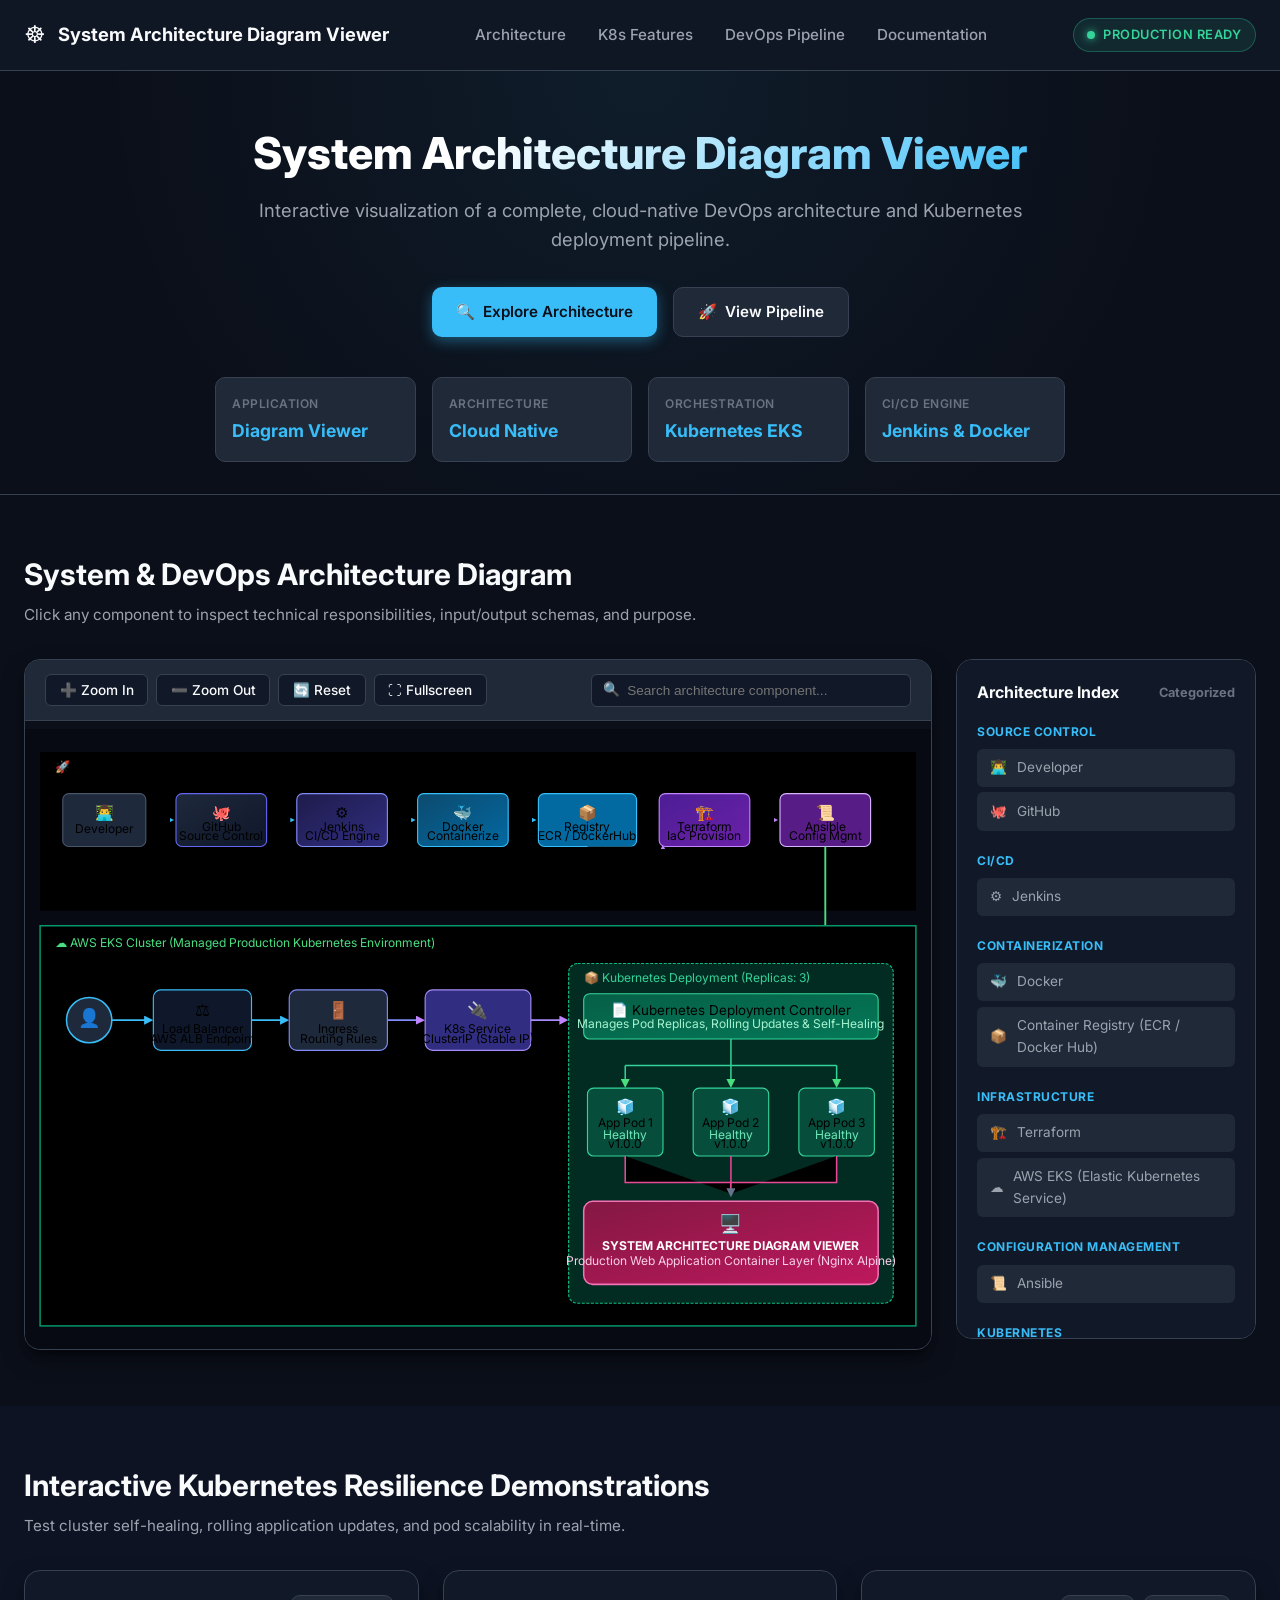
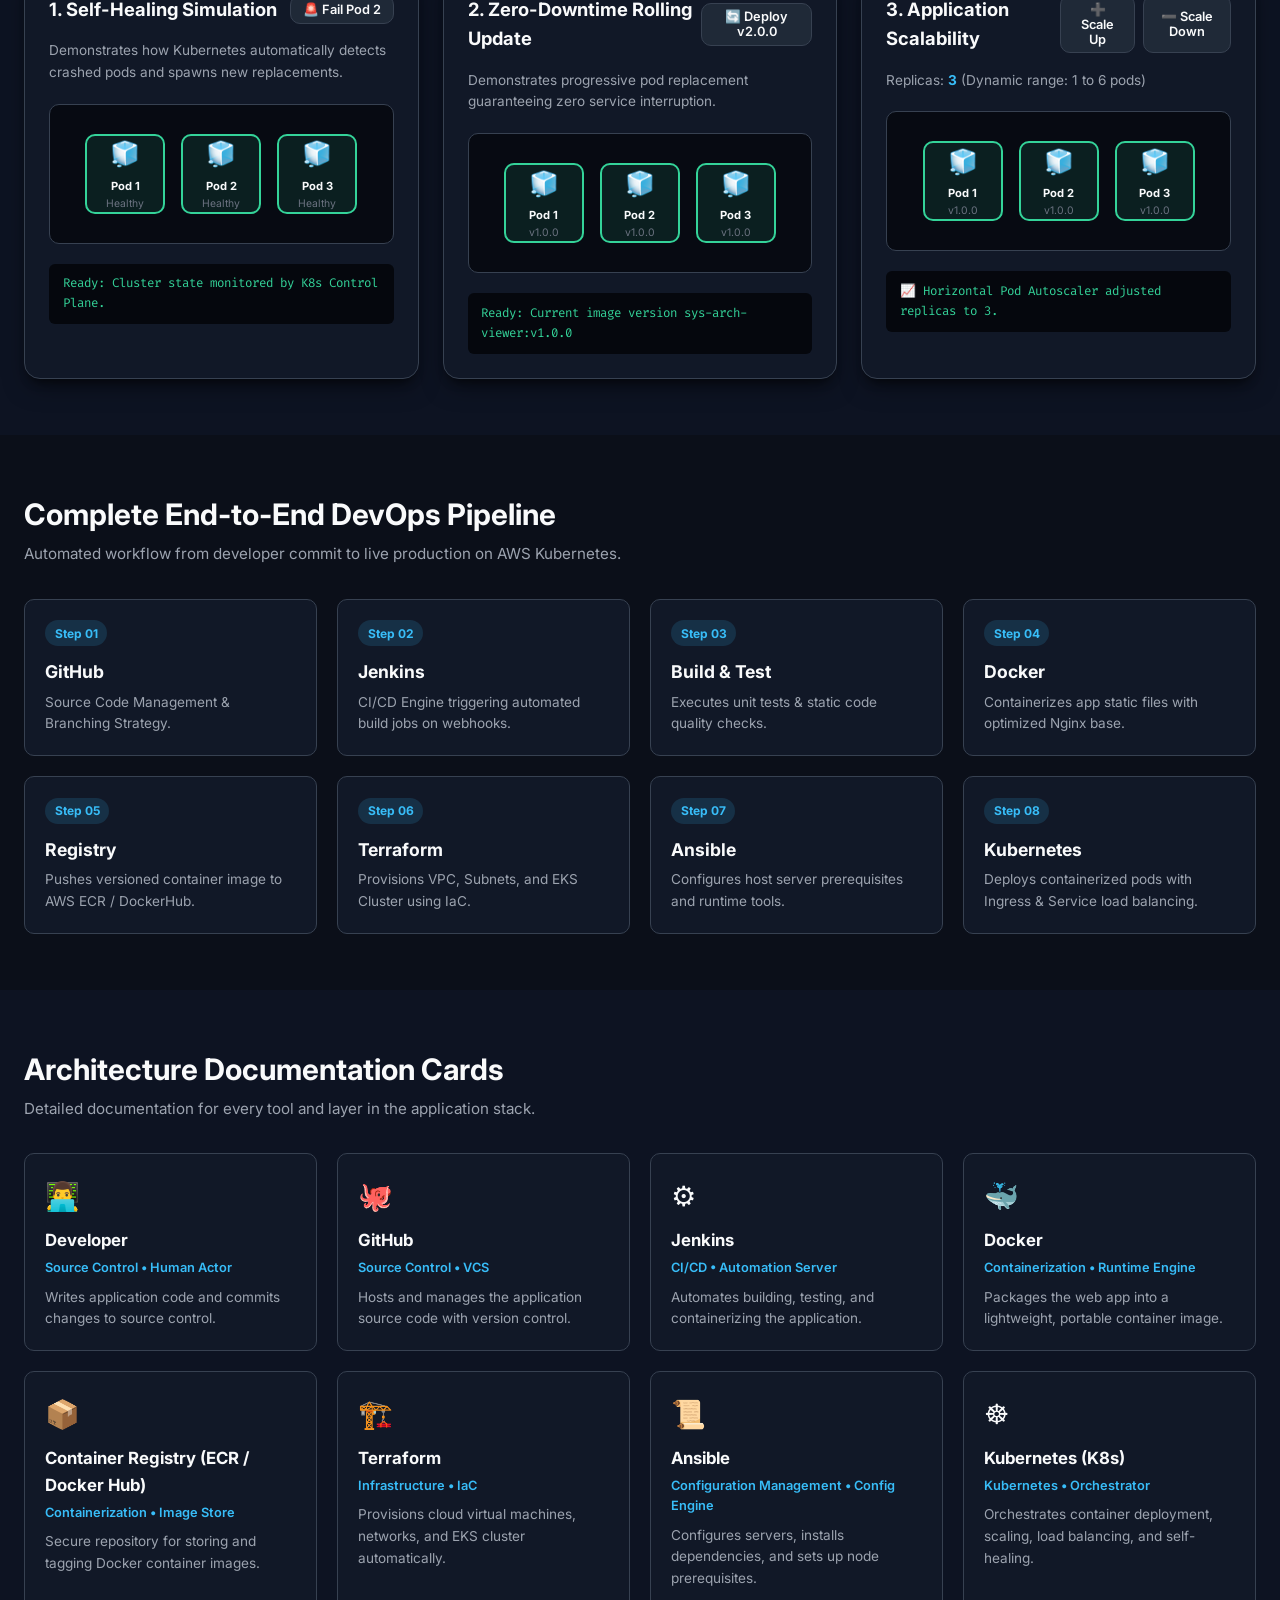
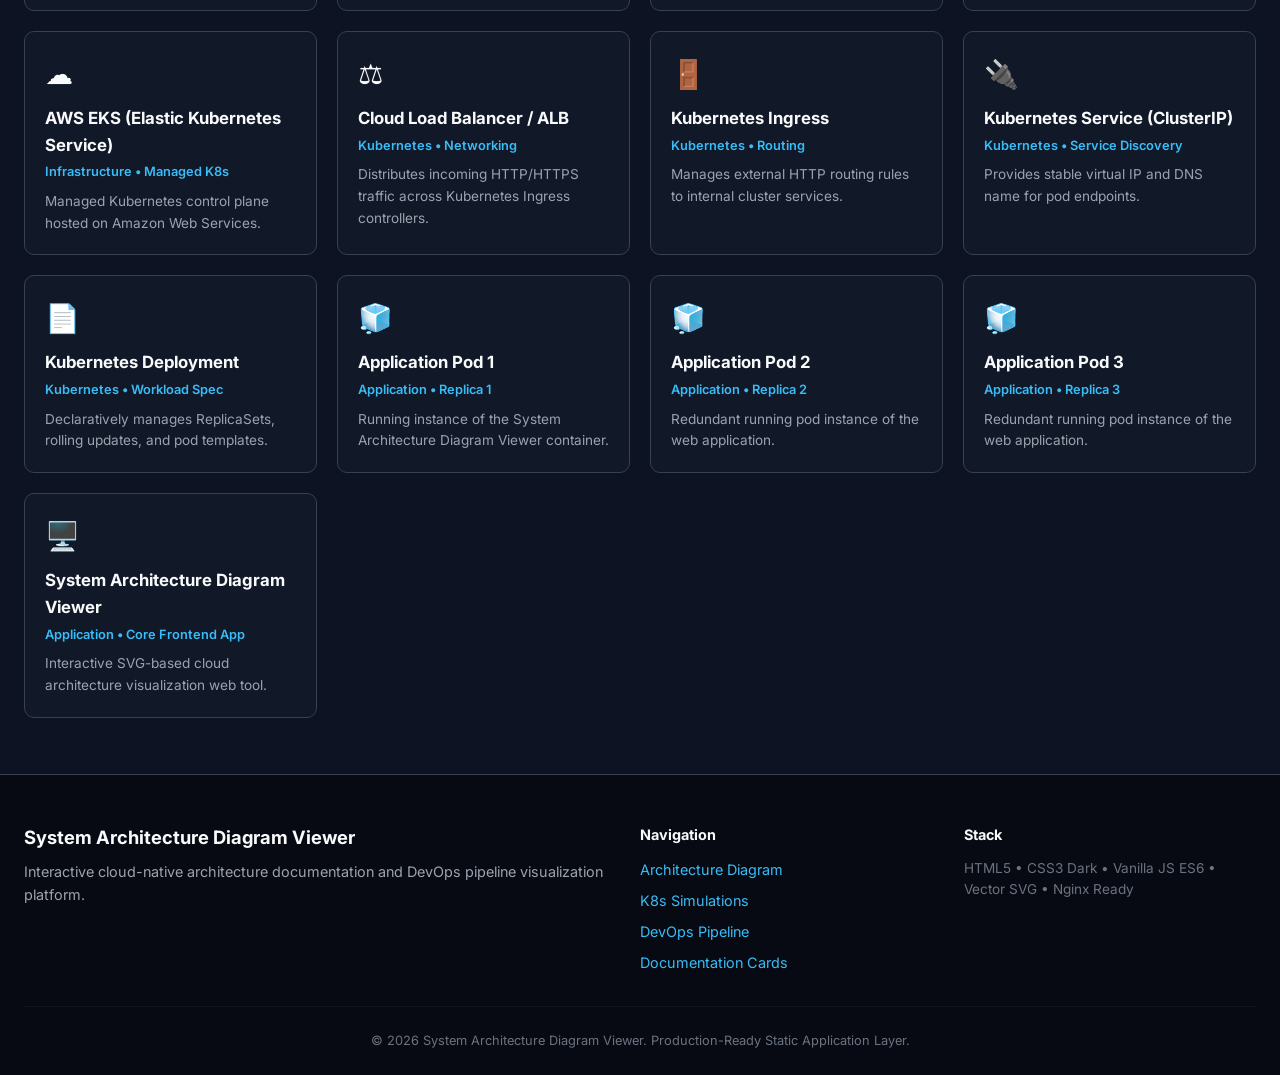
<file: index.html>
<!DOCTYPE html>
<html lang="en">
<head>
    <meta charset="UTF-8">
    <meta name="viewport" content="width=device-width, initial-scale=1.0">
    <title>System Architecture Diagram Viewer - Cloud Native DevOps</title>
    <meta name="description" content="Interactive SVG visualization of modern cloud-native system architecture and DevOps deployment pipeline.">
    <!-- Favicon -->
    <link rel="icon" type="image/svg+xml" href="assets/favicon.svg">
    <link rel="shortcut icon" href="assets/favicon.svg">
    <!-- Google Fonts Inter -->
    <link rel="preconnect" href="https://fonts.googleapis.com">
    <link rel="preconnect" href="https://fonts.gstatic.com" crossorigin>
    <link href="https://fonts.googleapis.com/css2?family=Inter:wght@400;500;600;700;800&family=Fira+Code:wght@400;500&display=swap" rel="stylesheet">
    <!-- Master Stylesheet -->
    <link rel="stylesheet" href="css/style.css">
</head>
<body>

    <!-- ==========================================================================
         HEADER / NAVIGATION BAR
         ========================================================================== -->
    <header class="header">
        <div class="container header-container">
            <a href="#" class="logo" aria-label="System Architecture Diagram Viewer Home">
                <span class="logo-icon">☸️</span>
                <span>System Architecture Diagram Viewer</span>
            </a>

            <nav>
                <button class="mobile-nav-toggle" id="mobile-nav-toggle" aria-label="Toggle Navigation Menu">☰</button>
                <ul class="nav-links" id="nav-links">
                    <li><a href="#architecture" class="nav-link">Architecture</a></li>
                    <li><a href="#simulations" class="nav-link">K8s Features</a></li>
                    <li><a href="#pipeline" class="nav-link">DevOps Pipeline</a></li>
                    <li><a href="#documentation" class="nav-link">Documentation</a></li>
                </ul>
            </nav>

            <div class="header-right">
                <div class="badge-status">
                    <span class="status-dot"></span>
                    <span>Production Ready</span>
                </div>
            </div>
        </div>
    </header>

    <!-- ==========================================================================
         HERO SECTION
         ========================================================================== -->
    <section class="hero">
        <div class="container">
            <div class="hero-content">
                <h1 class="hero-title">System Architecture Diagram Viewer</h1>
                <p class="hero-subtitle">Interactive visualization of a complete, cloud-native DevOps architecture and Kubernetes deployment pipeline.</p>
                <div class="hero-buttons">
                    <a href="#architecture" class="btn btn-primary">
                        <span>🔍</span> Explore Architecture
                    </a>
                    <a href="#pipeline" class="btn btn-secondary">
                        <span>🚀</span> View Pipeline
                    </a>
                </div>

                <!-- System Metadata Summary Cards -->
                <div class="hero-metrics">
                    <div class="metric-card">
                        <div class="metric-label">Application</div>
                        <div class="metric-value">Diagram Viewer</div>
                    </div>
                    <div class="metric-card">
                        <div class="metric-label">Architecture</div>
                        <div class="metric-value">Cloud Native</div>
                    </div>
                    <div class="metric-card">
                        <div class="metric-label">Orchestration</div>
                        <div class="metric-value">Kubernetes EKS</div>
                    </div>
                    <div class="metric-card">
                        <div class="metric-label">CI/CD Engine</div>
                        <div class="metric-value">Jenkins & Docker</div>
                    </div>
                </div>
            </div>
        </div>
    </section>

    <!-- ==========================================================================
         MAIN ARCHITECTURE VIEWER SECTION
         ========================================================================== -->
    <section id="architecture" class="section">
        <div class="container">
            <div class="section-title-group">
                <h2 class="section-title">System & DevOps Architecture Diagram</h2>
                <p class="section-subtitle">Click any component to inspect technical responsibilities, input/output schemas, and purpose.</p>
            </div>

            <div class="architecture-layout">
                <!-- SVG Canvas Container Card -->
                <div class="viewer-card" id="svg-viewport-card">
                    <!-- Toolbar Controls -->
                    <div class="viewer-toolbar">
                        <div class="toolbar-controls">
                            <button id="btn-zoom-in" class="tool-btn" title="Zoom In">➕ Zoom In</button>
                            <button id="btn-zoom-out" class="tool-btn" title="Zoom Out">➖ Zoom Out</button>
                            <button id="btn-reset" class="tool-btn" title="Reset View">🔄 Reset</button>
                            <button id="btn-fullscreen" class="tool-btn" title="Toggle Fullscreen">⛶ Fullscreen</button>
                        </div>

                        <div class="search-box">
                            <span class="search-icon">🔍</span>
                            <input type="text" id="component-search-input" class="search-input" placeholder="Search architecture component..." aria-label="Search component">
                        </div>
                    </div>

                    <!-- Search Status Feedback Line -->
                    <div id="search-status-text" style="padding: 0.25rem 1.25rem; font-size: 0.8rem; background: #0b0f19;"></div>

                    <!-- SVG Viewport -->
                    <div class="svg-viewport" id="svg-viewport">
                        <!-- Inline SVG loaded cleanly for zero CORS latency -->
                        <svg xmlns="http://www.w3.org/2000/svg" viewBox="0 0 1200 800" width="100%" height="100%" id="main-architecture-svg">
                          <defs>
                            <marker id="arrow" viewBox="0 0 10 10" refX="6" refY="5" markerWidth="6" markerHeight="6" orient="auto-start-reverse">
                              <path d="M 0 0 L 10 5 L 0 10 z" fill="#64748b"/>
                            </marker>
                            <marker id="arrow-blue" viewBox="0 0 10 10" refX="6" refY="5" markerWidth="6" markerHeight="6" orient="auto-start-reverse">
                              <path d="M 0 0 L 10 5 L 0 10 z" fill="#38bdf8"/>
                            </marker>
                            <marker id="arrow-purple" viewBox="0 0 10 10" refX="6" refY="5" markerWidth="6" markerHeight="6" orient="auto-start-reverse">
                              <path d="M 0 0 L 10 5 L 0 10 z" fill="#c084fc"/>
                            </marker>
                            <marker id="arrow-green" viewBox="0 0 10 10" refX="6" refY="5" markerWidth="6" markerHeight="6" orient="auto-start-reverse">
                              <path d="M 0 0 L 10 5 L 0 10 z" fill="#4ade80"/>
                            </marker>

                            <linearGradient id="grad-vcs" x1="0%" y1="0%" x2="100%" y2="100%">
                              <stop offset="0%" stop-color="#1e293b"/>
                              <stop offset="100%" stop-color="#0f172a"/>
                            </linearGradient>
                            <linearGradient id="grad-cicd" x1="0%" y1="0%" x2="100%" y2="100%">
                              <stop offset="0%" stop-color="#1e1b4b"/>
                              <stop offset="100%" stop-color="#312e81"/>
                            </linearGradient>
                            <linearGradient id="grad-docker" x1="0%" y1="0%" x2="100%" y2="100%">
                              <stop offset="0%" stop-color="#0c4a6e"/>
                              <stop offset="100%" stop-color="#0369a1"/>
                            </linearGradient>
                            <linearGradient id="grad-iac" x1="0%" y1="0%" x2="100%" y2="100%">
                              <stop offset="0%" stop-color="#4c1d95"/>
                              <stop offset="100%" stop-color="#6b21a8"/>
                            </linearGradient>
                            <linearGradient id="grad-k8s" x1="0%" y1="0%" x2="100%" y2="100%">
                              <stop offset="0%" stop-color="#065f46"/>
                              <stop offset="100%" stop-color="#047857"/>
                            </linearGradient>
                            <linearGradient id="grad-app" x1="0%" y1="0%" x2="100%" y2="100%">
                              <stop offset="0%" stop-color="#831843"/>
                              <stop offset="100%" stop-color="#be185d"/>
                            </linearGradient>
                          </defs>

                          <!-- SECTION A: DEVOPS PIPELINE LAYER (TOP REGION) -->
                          <g id="pipeline-group">
                            <rect x="20" y="20" width="1160" height="210" class="cluster-box" />
                            <text x="40" y="45" class="group-label">🚀 DevOps Automation Delivery Pipeline (Source to Cloud)</text>

                            <!-- Developer -->
                            <g id="developer" class="svg-node" transform="translate(50, 75)">
                              <rect width="110" height="70" rx="8" fill="#1e293b" stroke="#475569" stroke-width="1.5"/>
                              <text x="55" y="32" text-anchor="middle" font-size="20">👨‍💻</text>
                              <text x="55" y="52" text-anchor="middle" class="node-title">Developer</text>
                            </g>

                            <path d="M 160 110 L 195 110" class="connection-line-solid" marker-end="url(#arrow-blue)"/>

                            <!-- GitHub -->
                            <g id="github" class="svg-node" transform="translate(200, 75)">
                              <rect width="120" height="70" rx="8" fill="url(#grad-vcs)" stroke="#6366f1" stroke-width="1.5"/>
                              <text x="60" y="32" text-anchor="middle" font-size="20">🐙</text>
                              <text x="60" y="50" text-anchor="middle" class="node-title">GitHub</text>
                              <text x="60" y="62" text-anchor="middle" class="node-sub">Source Control</text>
                            </g>

                            <path d="M 320 110 L 355 110" class="connection-line-solid" marker-end="url(#arrow-blue)"/>

                            <!-- Jenkins -->
                            <g id="jenkins" class="svg-node" transform="translate(360, 75)">
                              <rect width="120" height="70" rx="8" fill="url(#grad-cicd)" stroke="#818cf8" stroke-width="1.5"/>
                              <text x="60" y="32" text-anchor="middle" font-size="20">⚙️</text>
                              <text x="60" y="50" text-anchor="middle" class="node-title">Jenkins</text>
                              <text x="60" y="62" text-anchor="middle" class="node-sub">CI/CD Engine</text>
                            </g>

                            <path d="M 480 110 L 515 110" class="connection-line-solid" marker-end="url(#arrow-blue)"/>

                            <!-- Docker -->
                            <g id="docker" class="svg-node" transform="translate(520, 75)">
                              <rect width="120" height="70" rx="8" fill="url(#grad-docker)" stroke="#38bdf8" stroke-width="1.5"/>
                              <text x="60" y="32" text-anchor="middle" font-size="20">🐳</text>
                              <text x="60" y="50" text-anchor="middle" class="node-title">Docker</text>
                              <text x="60" y="62" text-anchor="middle" class="node-sub">Containerize</text>
                            </g>

                            <path d="M 640 110 L 675 110" class="connection-line-solid" marker-end="url(#arrow-blue)"/>

                            <!-- Container Registry -->
                            <g id="container-registry" class="svg-node" transform="translate(680, 75)">
                              <rect width="130" height="70" rx="8" fill="#0369a1" stroke="#38bdf8" stroke-width="1.5"/>
                              <text x="65" y="32" text-anchor="middle" font-size="20">📦</text>
                              <text x="65" y="50" text-anchor="middle" class="node-title">Registry</text>
                              <text x="65" y="62" text-anchor="middle" class="node-sub">ECR / DockerHub</text>
                            </g>

                            <path d="M 745 145 L 745 180 L 845 180 L 845 145" class="connection-line-solid" marker-end="url(#arrow-purple)"/>

                            <!-- Terraform -->
                            <g id="terraform" class="svg-node" transform="translate(840, 75)">
                              <rect width="120" height="70" rx="8" fill="url(#grad-iac)" stroke="#c084fc" stroke-width="1.5"/>
                              <text x="60" y="32" text-anchor="middle" font-size="20">🏗️</text>
                              <text x="60" y="50" text-anchor="middle" class="node-title">Terraform</text>
                              <text x="60" y="62" text-anchor="middle" class="node-sub">IaC Provision</text>
                            </g>

                            <path d="M 960 110 L 995 110" class="connection-line-solid" marker-end="url(#arrow-purple)"/>

                            <!-- Ansible -->
                            <g id="ansible" class="svg-node" transform="translate(1000, 75)">
                              <rect width="120" height="70" rx="8" fill="#581c87" stroke="#d8b4fe" stroke-width="1.5"/>
                              <text x="60" y="32" text-anchor="middle" font-size="20">📜</text>
                              <text x="60" y="50" text-anchor="middle" class="node-title">Ansible</text>
                              <text x="60" y="62" text-anchor="middle" class="node-sub">Config Mgmt</text>
                            </g>

                            <path d="M 1060 145 L 1060 270" class="connection-line-solid" stroke="#4ade80" stroke-width="2.5" marker-end="url(#arrow-green)"/>
                          </g>

                          <!-- SECTION B: KUBERNETES RUNTIME CLUSTER -->
                          <g id="k8s-runtime-group">
                            <g id="eks" class="svg-node">
                              <rect x="20" y="250" width="1160" height="530" class="cluster-box" stroke="#059669" stroke-width="2"/>
                            </g>
                            <text x="40" y="278" class="group-label" fill="#4ade80">☁️ AWS EKS Cluster (Managed Production Kubernetes Environment)</text>

                            <!-- User Actor -->
                            <g id="user-actor" transform="translate(50, 340)">
                              <circle cx="35" cy="35" r="30" fill="#1e293b" stroke="#38bdf8" stroke-width="2"/>
                              <text x="35" y="40" text-anchor="middle" font-size="24">👤</text>
                              <text x="35" y="85" text-anchor="middle" class="node-title">Client User</text>
                              <text x="35" y="98" text-anchor="middle" class="node-sub">Web Browser</text>
                            </g>

                            <path d="M 115 375 L 165 375" class="connection-line-solid" stroke="#38bdf8" stroke-width="2" marker-end="url(#arrow-blue)"/>

                            <!-- Load Balancer -->
                            <g id="load-balancer" class="svg-node" transform="translate(170, 335)">
                              <rect width="130" height="80" rx="10" fill="#0f172a" stroke="#38bdf8" stroke-width="1.5"/>
                              <text x="65" y="35" text-anchor="middle" font-size="22">⚖️</text>
                              <text x="65" y="57" text-anchor="middle" class="node-title">Load Balancer</text>
                              <text x="65" y="70" text-anchor="middle" class="node-sub">AWS ALB Endpoint</text>
                            </g>

                            <path d="M 300 375 L 345 375" class="connection-line-solid" stroke="#38bdf8" stroke-width="2" marker-end="url(#arrow-blue)"/>

                            <!-- Ingress -->
                            <g id="ingress" class="svg-node" transform="translate(350, 335)">
                              <rect width="130" height="80" rx="10" fill="#1e293b" stroke="#818cf8" stroke-width="1.5"/>
                              <text x="65" y="35" text-anchor="middle" font-size="22">🚪</text>
                              <text x="65" y="57" text-anchor="middle" class="node-title">Ingress</text>
                              <text x="65" y="70" text-anchor="middle" class="node-sub">Routing Rules</text>
                            </g>

                            <path d="M 480 375 L 525 375" class="connection-line-solid" stroke="#818cf8" stroke-width="2" marker-end="url(#arrow-purple)"/>

                            <!-- Service -->
                            <g id="service" class="svg-node" transform="translate(530, 335)">
                              <rect width="140" height="80" rx="10" fill="#312e81" stroke="#a78bfa" stroke-width="1.5"/>
                              <text x="70" y="35" text-anchor="middle" font-size="22">🔌</text>
                              <text x="70" y="57" text-anchor="middle" class="node-title">K8s Service</text>
                              <text x="70" y="70" text-anchor="middle" class="node-sub">ClusterIP (Stable IP)</text>
                            </g>

                            <path d="M 670 375 L 715 375" class="connection-line-solid" stroke="#a78bfa" stroke-width="2" marker-end="url(#arrow-purple)"/>

                            <!-- Deployment -->
                            <g id="deployment-container">
                              <rect x="720" y="300" width="430" height="450" rx="12" fill="#022c22" stroke="#10b981" stroke-width="1.5" stroke-dasharray="4 2"/>
                              <text x="740" y="325" class="group-label" fill="#34d399">📦 Kubernetes Deployment (Replicas: 3)</text>
                            </g>

                            <g id="deployment" class="svg-node" transform="translate(740, 340)">
                              <rect width="390" height="60" rx="8" fill="url(#grad-k8s)" stroke="#34d399" stroke-width="1.5"/>
                              <text x="195" y="28" text-anchor="middle" font-size="18">📄 Kubernetes Deployment Controller</text>
                              <text x="195" y="46" text-anchor="middle" class="node-sub" fill="#a7f3d0">Manages Pod Replicas, Rolling Updates &amp; Self-Healing</text>
                            </g>

                            <path d="M 935 400 L 935 435" class="connection-line-solid" stroke="#34d399" stroke-width="2"/>
                            <path d="M 795 435 L 1075 435" class="connection-line-solid" stroke="#34d399" stroke-width="2"/>
                            <path d="M 795 435 L 795 460" class="connection-line-solid" stroke="#34d399" stroke-width="2" marker-end="url(#arrow-green)"/>
                            <path d="M 935 435 L 935 460" class="connection-line-solid" stroke="#34d399" stroke-width="2" marker-end="url(#arrow-green)"/>
                            <path d="M 1075 435 L 1075 460" class="connection-line-solid" stroke="#34d399" stroke-width="2" marker-end="url(#arrow-green)"/>

                            <!-- App Pods 1, 2, 3 -->
                            <g id="app-pod-1" class="svg-node" transform="translate(745, 465)">
                              <rect width="100" height="90" rx="8" fill="#064e3b" stroke="#34d399" stroke-width="1.5" id="pod-rect-1"/>
                              <text x="50" y="32" text-anchor="middle" font-size="20">🧊</text>
                              <text x="50" y="52" text-anchor="middle" class="node-title">App Pod 1</text>
                              <text x="50" y="68" text-anchor="middle" class="node-sub" id="pod-status-1" fill="#6ee7b7">Healthy</text>
                              <text x="50" y="80" text-anchor="middle" class="node-sub" id="pod-ver-1">v1.0.0</text>
                            </g>

                            <g id="app-pod-2" class="svg-node" transform="translate(885, 465)">
                              <rect width="100" height="90" rx="8" fill="#064e3b" stroke="#34d399" stroke-width="1.5" id="pod-rect-2"/>
                              <text x="50" y="32" text-anchor="middle" font-size="20">🧊</text>
                              <text x="50" y="52" text-anchor="middle" class="node-title">App Pod 2</text>
                              <text x="50" y="68" text-anchor="middle" class="node-sub" id="pod-status-2" fill="#6ee7b7">Healthy</text>
                              <text x="50" y="80" text-anchor="middle" class="node-sub" id="pod-ver-2">v1.0.0</text>
                            </g>

                            <g id="app-pod-3" class="svg-node" transform="translate(1025, 465)">
                              <rect width="100" height="90" rx="8" fill="#064e3b" stroke="#34d399" stroke-width="1.5" id="pod-rect-3"/>
                              <text x="50" y="32" text-anchor="middle" font-size="20">🧊</text>
                              <text x="50" y="52" text-anchor="middle" class="node-title">App Pod 3</text>
                              <text x="50" y="68" text-anchor="middle" class="node-sub" id="pod-status-3" fill="#6ee7b7">Healthy</text>
                              <text x="50" y="80" text-anchor="middle" class="node-sub" id="pod-ver-3">v1.0.0</text>
                            </g>

                            <path d="M 795 555 L 795 590 L 935 590 L 935 605" class="connection-line-solid" stroke="#ec4899" stroke-width="2"/>
                            <path d="M 935 555 L 935 605" class="connection-line-solid" stroke="#ec4899" stroke-width="2"/>
                            <path d="M 1075 555 L 1075 590 L 935 590 L 935 605" class="connection-line-solid" stroke="#ec4899" stroke-width="2" marker-end="url(#arrow)"/>

                            <!-- App Core -->
                            <g id="app-viewer" class="svg-node" transform="translate(740, 615)">
                              <rect width="390" height="110" rx="12" fill="url(#grad-app)" stroke="#f472b6" stroke-width="2"/>
                              <text x="195" y="38" text-anchor="middle" font-size="24">🖥️</text>
                              <text x="195" y="65" text-anchor="middle" font-size="16" font-weight="bold" fill="#ffffff">SYSTEM ARCHITECTURE DIAGRAM VIEWER</text>
                              <text x="195" y="85" text-anchor="middle" class="node-sub" fill="#fbcfe8">Production Web Application Container Layer (Nginx Alpine)</text>
                            </g>
                          </g>
                        </svg>
                    </div>
                </div>

                <!-- Component Sidebar List Card -->
                <aside class="sidebar-card">
                    <h3 class="sidebar-title">
                        <span>Architecture Index</span>
                        <span style="font-size: 0.8rem; color: var(--text-muted);">Categorized</span>
                    </h3>
                    <div id="sidebar-categories">
                        <!-- Populated dynamically via JS -->
                    </div>
                </aside>
            </div>
        </div>
    </section>

    <!-- ==========================================================================
         KUBERNETES INTERACTIVE SIMULATIONS SECTION
         ========================================================================== -->
    <section id="simulations" class="section" style="background-color: #0d1322;">
        <div class="container">
            <div class="section-title-group">
                <h2 class="section-title">Interactive Kubernetes Resilience Demonstrations</h2>
                <p class="section-subtitle">Test cluster self-healing, rolling application updates, and pod scalability in real-time.</p>
            </div>

            <div class="simulations-grid">
                <!-- Simulation 1: Self-Healing -->
                <div class="sim-card">
                    <div class="sim-header">
                        <h3 class="sim-title">1. Self-Healing Simulation</h3>
                        <button id="btn-sim-failure" class="btn btn-secondary" style="padding: 0.35rem 0.75rem; font-size: 0.8rem;">🚨 Fail Pod 2</button>
                    </div>
                    <p class="sim-desc">Demonstrates how Kubernetes automatically detects crashed pods and spawns new replacements.</p>
                    <div class="sim-canvas">
                        <div class="pod-box" id="sim-pod-1">
                            <div class="pod-icon">🧊</div>
                            <div class="pod-name">Pod 1</div>
                            <div class="pod-ver" id="sim-pod-status-1">Healthy</div>
                        </div>
                        <div class="pod-box" id="sim-pod-2">
                            <div class="pod-icon">🧊</div>
                            <div class="pod-name">Pod 2</div>
                            <div class="pod-ver" id="sim-pod-status-2">Healthy</div>
                        </div>
                        <div class="pod-box" id="sim-pod-3">
                            <div class="pod-icon">🧊</div>
                            <div class="pod-name">Pod 3</div>
                            <div class="pod-ver" id="sim-pod-status-3">Healthy</div>
                        </div>
                    </div>
                    <div class="sim-log" id="heal-sim-log">Ready: Cluster state monitored by K8s Control Plane.</div>
                </div>

                <!-- Simulation 2: Rolling Updates -->
                <div class="sim-card">
                    <div class="sim-header">
                        <h3 class="sim-title">2. Zero-Downtime Rolling Update</h3>
                        <button id="btn-sim-update" class="btn btn-secondary" style="padding: 0.35rem 0.75rem; font-size: 0.8rem;">🔄 Deploy v2.0.0</button>
                    </div>
                    <p class="sim-desc">Demonstrates progressive pod replacement guaranteeing zero service interruption.</p>
                    <div class="sim-canvas">
                        <div class="pod-box">
                            <div class="pod-icon">🧊</div>
                            <div class="pod-name">Pod 1</div>
                            <div class="pod-ver" id="sim-pod-ver-1">v1.0.0</div>
                        </div>
                        <div class="pod-box">
                            <div class="pod-icon">🧊</div>
                            <div class="pod-name">Pod 2</div>
                            <div class="pod-ver" id="sim-pod-ver-2">v1.0.0</div>
                        </div>
                        <div class="pod-box">
                            <div class="pod-icon">🧊</div>
                            <div class="pod-name">Pod 3</div>
                            <div class="pod-ver" id="sim-pod-ver-3">v1.0.0</div>
                        </div>
                    </div>
                    <div class="sim-log" id="update-sim-log">Ready: Current image version sys-arch-viewer:v1.0.0</div>
                </div>

                <!-- Simulation 3: Pod Scalability -->
                <div class="sim-card">
                    <div class="sim-header">
                        <h3 class="sim-title">3. Application Scalability</h3>
                        <div style="display: flex; gap: 0.5rem;">
                            <button id="btn-scale-up" class="btn btn-secondary" style="padding: 0.35rem 0.65rem; font-size: 0.8rem;">➕ Scale Up</button>
                            <button id="btn-scale-down" class="btn btn-secondary" style="padding: 0.35rem 0.65rem; font-size: 0.8rem;">➖ Scale Down</button>
                        </div>
                    </div>
                    <p class="sim-desc">Replicas: <strong id="replica-count" style="color: var(--accent-blue);">3</strong> (Dynamic range: 1 to 6 pods)</p>
                    <div class="sim-canvas" id="scale-pods-canvas">
                        <!-- Rendered dynamically -->
                    </div>
                    <div class="sim-log" id="scale-sim-log">Ready: Replicas set to desired target state.</div>
                </div>
            </div>
        </div>
    </section>

    <!-- ==========================================================================
         DEVOPS PIPELINE SECTION
         ========================================================================== -->
    <section id="pipeline" class="section">
        <div class="container">
            <div class="section-title-group">
                <h2 class="section-title">Complete End-to-End DevOps Pipeline</h2>
                <p class="section-subtitle">Automated workflow from developer commit to live production on AWS Kubernetes.</p>
            </div>

            <div class="pipeline-flow">
                <div class="pipeline-card">
                    <span class="step-num">Step 01</span>
                    <div class="pipeline-tool">GitHub</div>
                    <div class="pipeline-purpose">Source Code Management &amp; Branching Strategy.</div>
                </div>
                <div class="pipeline-card">
                    <span class="step-num">Step 02</span>
                    <div class="pipeline-tool">Jenkins</div>
                    <div class="pipeline-purpose">CI/CD Engine triggering automated build jobs on webhooks.</div>
                </div>
                <div class="pipeline-card">
                    <span class="step-num">Step 03</span>
                    <div class="pipeline-tool">Build &amp; Test</div>
                    <div class="pipeline-purpose">Executes unit tests &amp; static code quality checks.</div>
                </div>
                <div class="pipeline-card">
                    <span class="step-num">Step 04</span>
                    <div class="pipeline-tool">Docker</div>
                    <div class="pipeline-purpose">Containerizes app static files with optimized Nginx base.</div>
                </div>
                <div class="pipeline-card">
                    <span class="step-num">Step 05</span>
                    <div class="pipeline-tool">Registry</div>
                    <div class="pipeline-purpose">Pushes versioned container image to AWS ECR / DockerHub.</div>
                </div>
                <div class="pipeline-card">
                    <span class="step-num">Step 06</span>
                    <div class="pipeline-tool">Terraform</div>
                    <div class="pipeline-purpose">Provisions VPC, Subnets, and EKS Cluster using IaC.</div>
                </div>
                <div class="pipeline-card">
                    <span class="step-num">Step 07</span>
                    <div class="pipeline-tool">Ansible</div>
                    <div class="pipeline-purpose">Configures host server prerequisites and runtime tools.</div>
                </div>
                <div class="pipeline-card">
                    <span class="step-num">Step 08</span>
                    <div class="pipeline-tool">Kubernetes</div>
                    <div class="pipeline-purpose">Deploys containerized pods with Ingress &amp; Service load balancing.</div>
                </div>
            </div>
        </div>
    </section>

    <!-- ==========================================================================
         DOCUMENTATION SECTION
         ========================================================================== -->
    <section id="documentation" class="section" style="background-color: #0d1322;">
        <div class="container">
            <div class="section-title-group">
                <h2 class="section-title">Architecture Documentation Cards</h2>
                <p class="section-subtitle">Detailed documentation for every tool and layer in the application stack.</p>
            </div>

            <div class="doc-grid" id="doc-cards-grid">
                <!-- Cards populated dynamically via JS -->
            </div>
        </div>
    </section>

    <!-- ==========================================================================
         REUSABLE COMPONENT DETAIL MODAL
         ========================================================================== -->
    <div class="modal-overlay" id="component-modal" aria-hidden="true" role="dialog" aria-labelledby="modal-title">
        <div class="modal-box">
            <div class="modal-header">
                <div class="modal-title-wrap">
                    <span id="modal-icon" style="font-size: 1.75rem;">📦</span>
                    <div>
                        <h3 class="modal-title" id="modal-title">Component Name</h3>
                        <div style="display: flex; gap: 0.5rem; margin-top: 0.2rem;">
                            <span class="modal-category-badge" id="modal-category">Category</span>
                            <span class="modal-category-badge" id="modal-badge" style="background: rgba(251, 191, 36, 0.15); border-color: var(--accent-amber); color: var(--accent-amber);">Badge</span>
                        </div>
                    </div>
                </div>
                <button class="modal-close-btn" id="modal-close-btn" aria-label="Close Modal">&times;</button>
            </div>

            <div class="modal-body">
                <div class="modal-field">
                    <div class="field-label">Purpose</div>
                    <div class="field-value" id="modal-purpose">Detailed description of purpose...</div>
                </div>

                <div class="modal-field">
                    <div class="field-label">Why It Is Important</div>
                    <div class="field-value" id="modal-importance">Significance in the system...</div>
                </div>

                <div class="modal-field">
                    <div class="field-label">Responsibilities</div>
                    <ul class="field-list" id="modal-responsibilities">
                        <!-- Populated dynamically -->
                    </ul>
                </div>

                <div style="display: grid; grid-template-columns: 1fr 1fr; gap: 1rem;">
                    <div class="modal-field">
                        <div class="field-label">Input</div>
                        <div class="field-value" id="modal-input">Inputs...</div>
                    </div>
                    <div class="modal-field">
                        <div class="field-label">Output</div>
                        <div class="field-value" id="modal-output">Outputs...</div>
                    </div>
                </div>

                <div class="modal-field">
                    <div class="field-label">Technologies Used</div>
                    <div id="modal-technologies">
                        <!-- Populated dynamically -->
                    </div>
                </div>

                <div class="modal-field">
                    <div class="field-label">Example Use Case</div>
                    <div class="field-value" id="modal-usecase" style="font-family: var(--font-mono); font-size: 0.85rem; background: #070a12; padding: 0.5rem 0.75rem; border-radius: var(--radius-sm);">Use case details...</div>
                </div>
            </div>
        </div>
    </div>

    <!-- ==========================================================================
         FOOTER
         ========================================================================== -->
    <footer class="footer">
        <div class="container">
            <div class="footer-content">
                <div>
                    <div class="footer-brand">System Architecture Diagram Viewer</div>
                    <p>Interactive cloud-native architecture documentation and DevOps pipeline visualization platform.</p>
                </div>
                <div>
                    <div style="font-weight: 700; color: var(--text-primary); margin-bottom: 0.75rem;">Navigation</div>
                    <ul class="footer-links">
                        <li><a href="#architecture">Architecture Diagram</a></li>
                        <li><a href="#simulations">K8s Simulations</a></li>
                        <li><a href="#pipeline">DevOps Pipeline</a></li>
                        <li><a href="#documentation">Documentation Cards</a></li>
                    </ul>
                </div>
                <div>
                    <div style="font-weight: 700; color: var(--text-primary); margin-bottom: 0.75rem;">Stack</div>
                    <p style="font-size: 0.85rem; color: var(--text-muted);">HTML5 • CSS3 Dark • Vanilla JS ES6 • Vector SVG • Nginx Ready</p>
                </div>
            </div>
            <div class="footer-bottom">
                &copy; 2026 System Architecture Diagram Viewer. Production-Ready Static Application Layer.
            </div>
        </div>
    </footer>

    <!-- JavaScript Modules -->
    <script src="js/components.js"></script>
    <script src="js/architecture.js"></script>
    <script src="js/app.js"></script>
</body>
</html>
</file>
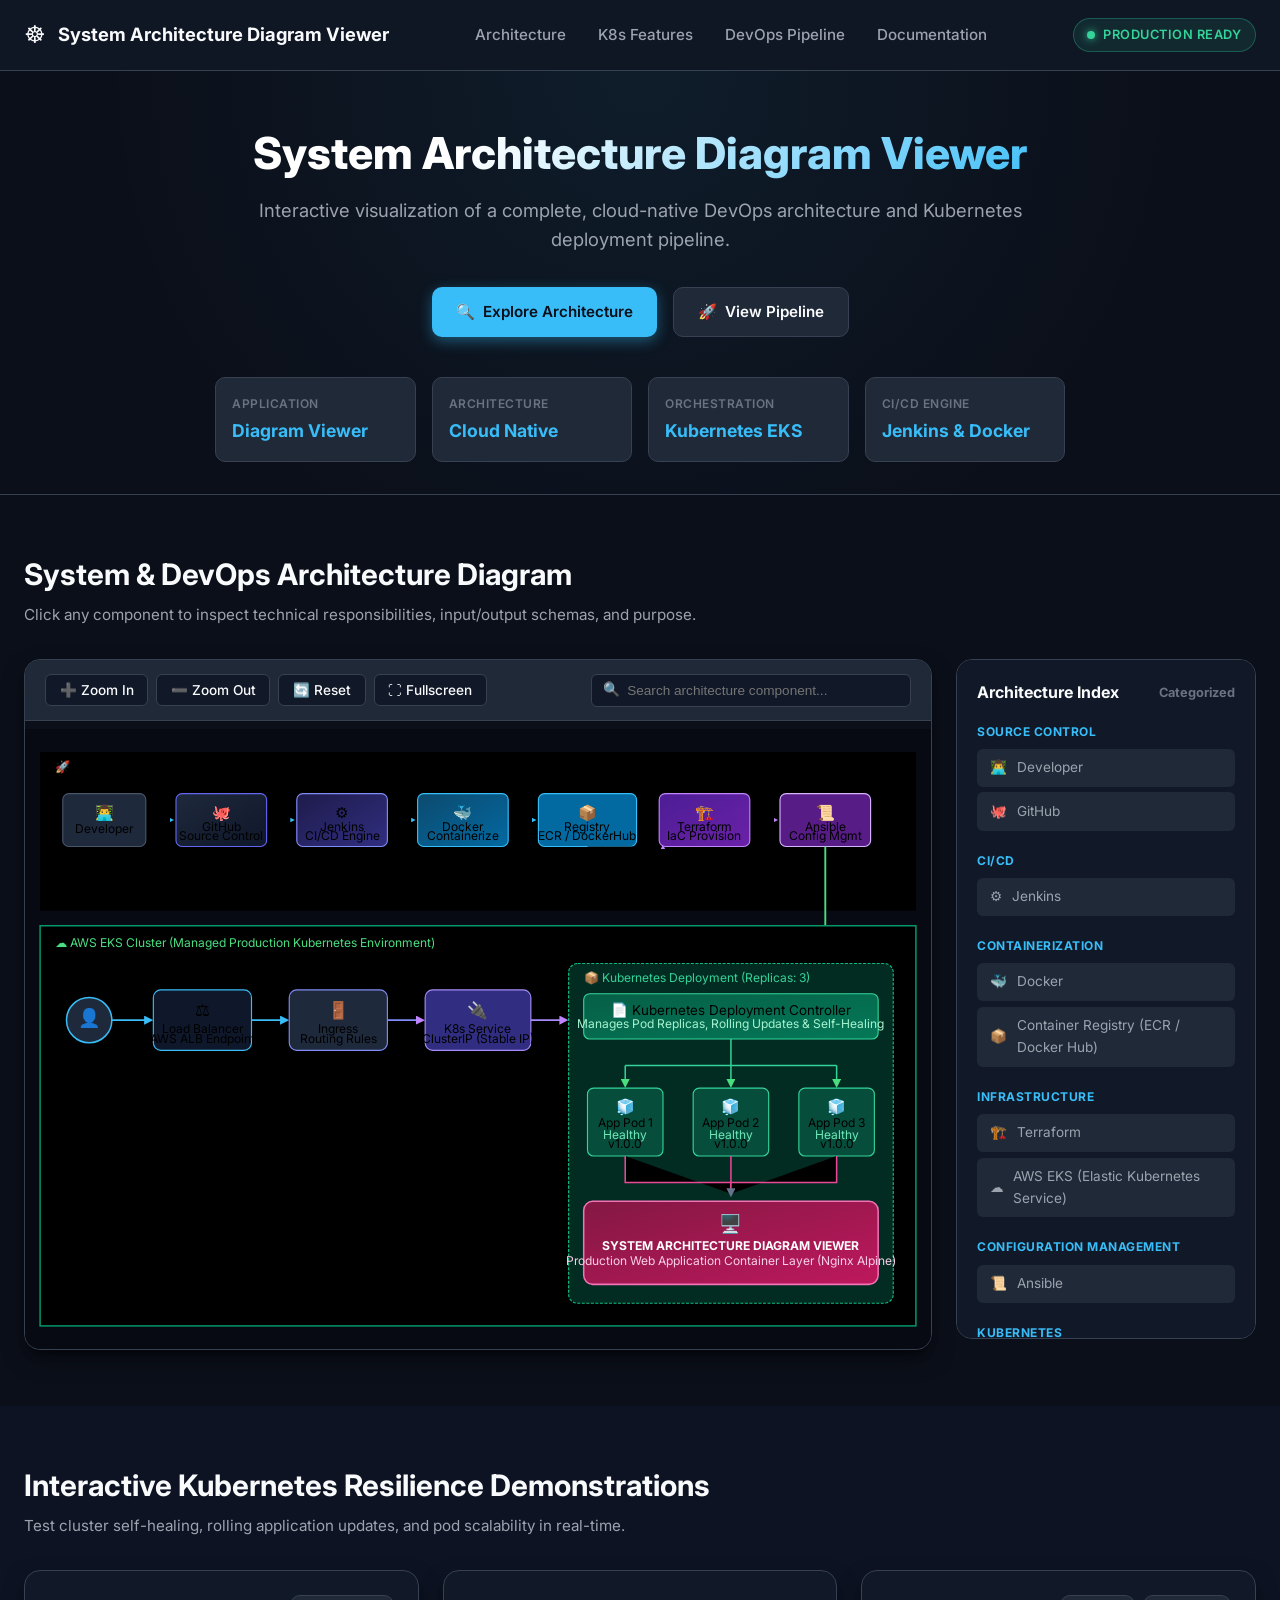
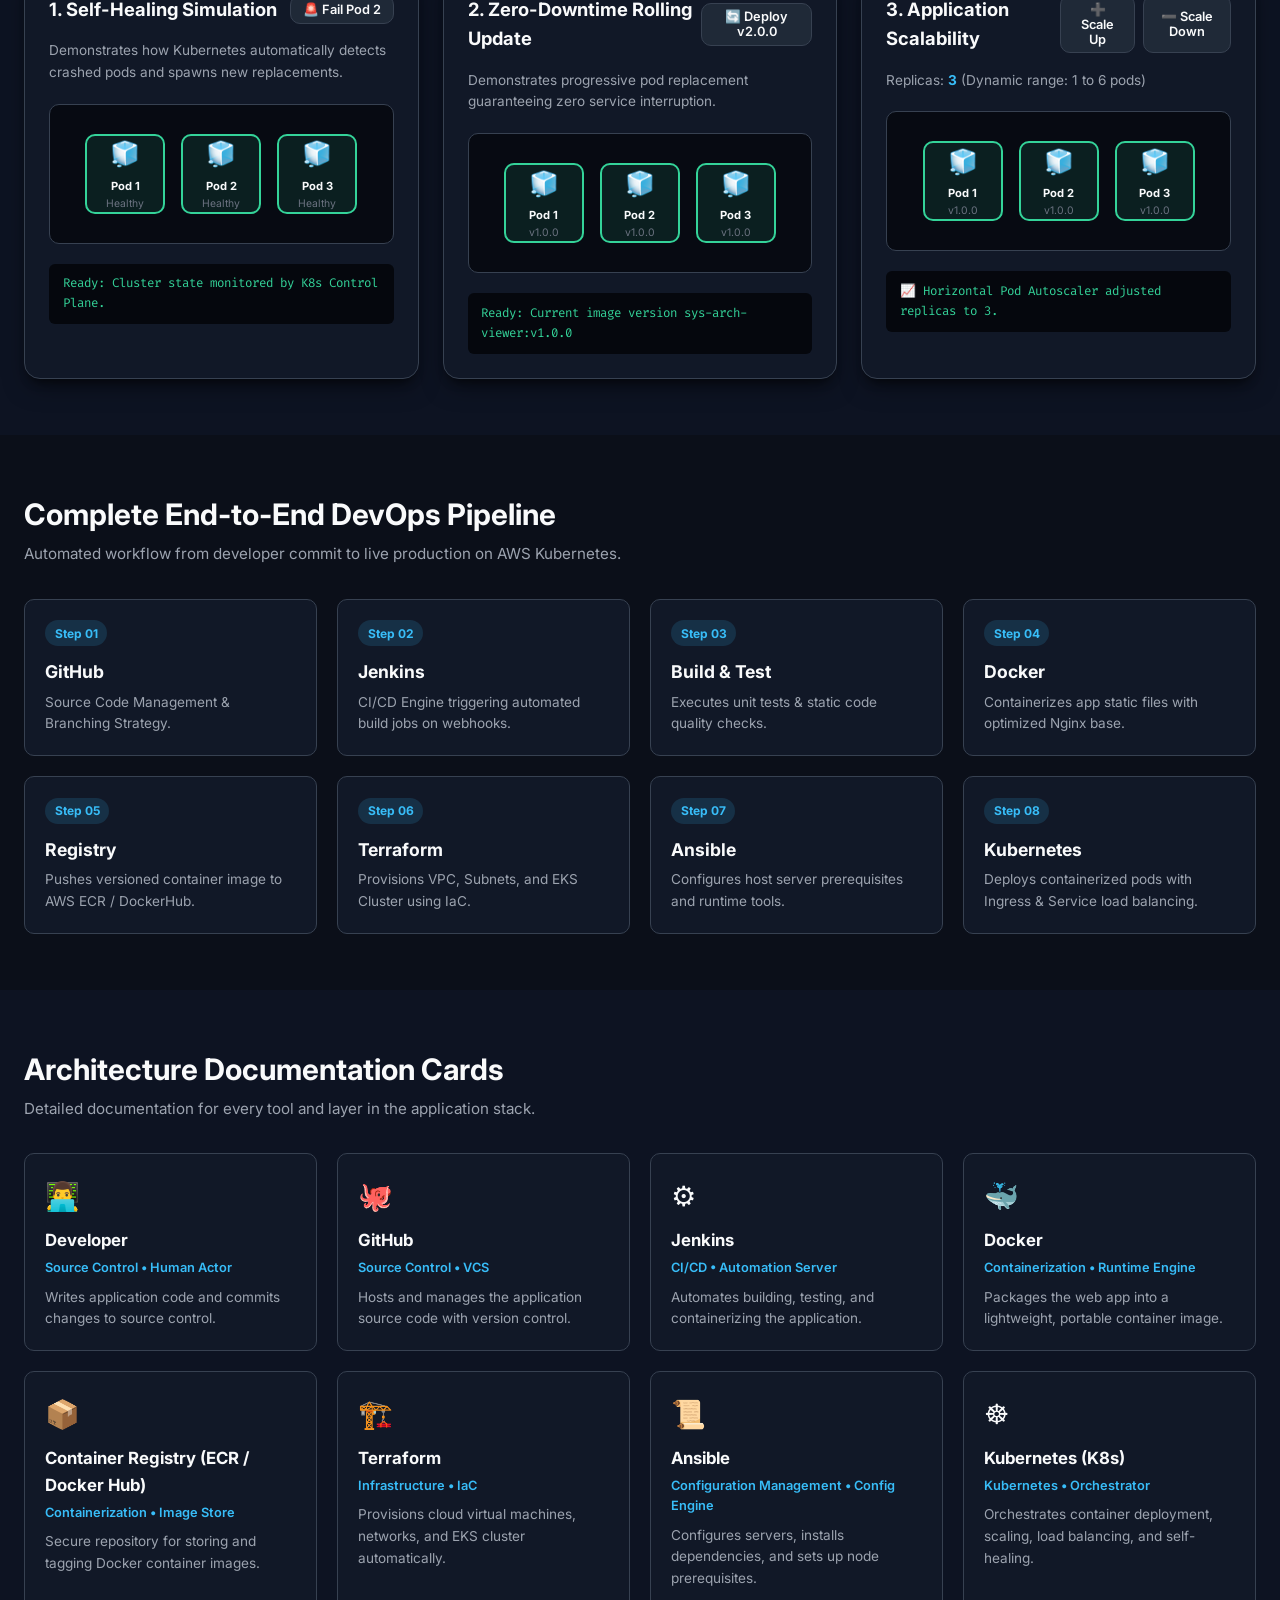
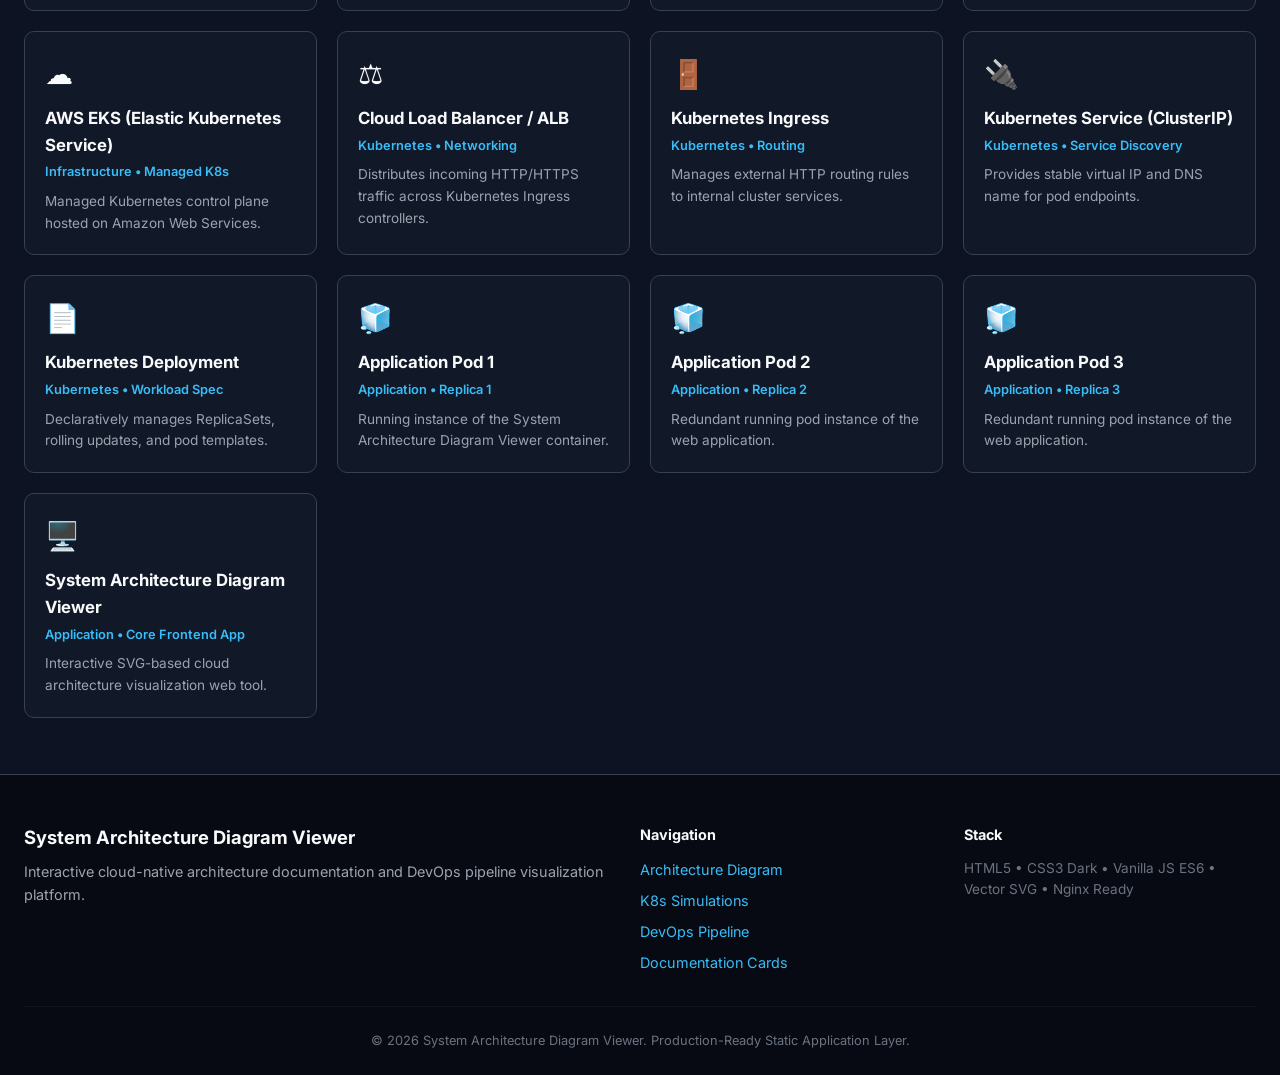
<file: system-architecture-diagram-viewer-backup/index.html>
<!DOCTYPE html>
<html lang="en">
<head>
    <meta charset="UTF-8">
    <meta name="viewport" content="width=device-width, initial-scale=1.0">
    <title>System Architecture Diagram Viewer - Cloud Native DevOps</title>
    <meta name="description" content="Interactive SVG visualization of modern cloud-native system architecture and DevOps deployment pipeline.">
    <!-- Google Fonts Inter -->
    <link rel="preconnect" href="https://fonts.googleapis.com">
    <link rel="preconnect" href="https://fonts.gstatic.com" crossorigin>
    <link href="https://fonts.googleapis.com/css2?family=Inter:wght@400;500;600;700;800&family=Fira+Code:wght@400;500&display=swap" rel="stylesheet">
    <!-- Master Stylesheet -->
    <link rel="stylesheet" href="css/style.css">
</head>
<body>

    <!-- ==========================================================================
         HEADER / NAVIGATION BAR
         ========================================================================== -->
    <header class="header">
        <div class="container header-container">
            <a href="#" class="logo" aria-label="System Architecture Diagram Viewer Home">
                <span class="logo-icon">☸️</span>
                <span>System Architecture Diagram Viewer</span>
            </a>

            <nav>
                <button class="mobile-nav-toggle" id="mobile-nav-toggle" aria-label="Toggle Navigation Menu">☰</button>
                <ul class="nav-links" id="nav-links">
                    <li><a href="#architecture" class="nav-link">Architecture</a></li>
                    <li><a href="#simulations" class="nav-link">K8s Features</a></li>
                    <li><a href="#pipeline" class="nav-link">DevOps Pipeline</a></li>
                    <li><a href="#documentation" class="nav-link">Documentation</a></li>
                </ul>
            </nav>

            <div class="header-right">
                <div class="badge-status">
                    <span class="status-dot"></span>
                    <span>Production Ready</span>
                </div>
            </div>
        </div>
    </header>

    <!-- ==========================================================================
         HERO SECTION
         ========================================================================== -->
    <section class="hero">
        <div class="container">
            <div class="hero-content">
                <h1 class="hero-title">System Architecture Diagram Viewer</h1>
                <p class="hero-subtitle">Interactive visualization of a complete, cloud-native DevOps architecture and Kubernetes deployment pipeline.</p>
                <div class="hero-buttons">
                    <a href="#architecture" class="btn btn-primary">
                        <span>🔍</span> Explore Architecture
                    </a>
                    <a href="#pipeline" class="btn btn-secondary">
                        <span>🚀</span> View Pipeline
                    </a>
                </div>

                <!-- System Metadata Summary Cards -->
                <div class="hero-metrics">
                    <div class="metric-card">
                        <div class="metric-label">Application</div>
                        <div class="metric-value">Diagram Viewer</div>
                    </div>
                    <div class="metric-card">
                        <div class="metric-label">Architecture</div>
                        <div class="metric-value">Cloud Native</div>
                    </div>
                    <div class="metric-card">
                        <div class="metric-label">Orchestration</div>
                        <div class="metric-value">Kubernetes EKS</div>
                    </div>
                    <div class="metric-card">
                        <div class="metric-label">CI/CD Engine</div>
                        <div class="metric-value">Jenkins & Docker</div>
                    </div>
                </div>
            </div>
        </div>
    </section>

    <!-- ==========================================================================
         MAIN ARCHITECTURE VIEWER SECTION
         ========================================================================== -->
    <section id="architecture" class="section">
        <div class="container">
            <div class="section-title-group">
                <h2 class="section-title">System & DevOps Architecture Diagram</h2>
                <p class="section-subtitle">Click any component to inspect technical responsibilities, input/output schemas, and purpose.</p>
            </div>

            <div class="architecture-layout">
                <!-- SVG Canvas Container Card -->
                <div class="viewer-card" id="svg-viewport-card">
                    <!-- Toolbar Controls -->
                    <div class="viewer-toolbar">
                        <div class="toolbar-controls">
                            <button id="btn-zoom-in" class="tool-btn" title="Zoom In">➕ Zoom In</button>
                            <button id="btn-zoom-out" class="tool-btn" title="Zoom Out">➖ Zoom Out</button>
                            <button id="btn-reset" class="tool-btn" title="Reset View">🔄 Reset</button>
                            <button id="btn-fullscreen" class="tool-btn" title="Toggle Fullscreen">⛶ Fullscreen</button>
                        </div>

                        <div class="search-box">
                            <span class="search-icon">🔍</span>
                            <input type="text" id="component-search-input" class="search-input" placeholder="Search architecture component..." aria-label="Search component">
                        </div>
                    </div>

                    <!-- Search Status Feedback Line -->
                    <div id="search-status-text" style="padding: 0.25rem 1.25rem; font-size: 0.8rem; background: #0b0f19;"></div>

                    <!-- SVG Viewport -->
                    <div class="svg-viewport" id="svg-viewport">
                        <!-- Inline SVG loaded cleanly for zero CORS latency -->
                        <svg xmlns="http://www.w3.org/2000/svg" viewBox="0 0 1200 800" width="100%" height="100%" id="main-architecture-svg">
                          <defs>
                            <marker id="arrow" viewBox="0 0 10 10" refX="6" refY="5" markerWidth="6" markerHeight="6" orient="auto-start-reverse">
                              <path d="M 0 0 L 10 5 L 0 10 z" fill="#64748b"/>
                            </marker>
                            <marker id="arrow-blue" viewBox="0 0 10 10" refX="6" refY="5" markerWidth="6" markerHeight="6" orient="auto-start-reverse">
                              <path d="M 0 0 L 10 5 L 0 10 z" fill="#38bdf8"/>
                            </marker>
                            <marker id="arrow-purple" viewBox="0 0 10 10" refX="6" refY="5" markerWidth="6" markerHeight="6" orient="auto-start-reverse">
                              <path d="M 0 0 L 10 5 L 0 10 z" fill="#c084fc"/>
                            </marker>
                            <marker id="arrow-green" viewBox="0 0 10 10" refX="6" refY="5" markerWidth="6" markerHeight="6" orient="auto-start-reverse">
                              <path d="M 0 0 L 10 5 L 0 10 z" fill="#4ade80"/>
                            </marker>

                            <linearGradient id="grad-vcs" x1="0%" y1="0%" x2="100%" y2="100%">
                              <stop offset="0%" stop-color="#1e293b"/>
                              <stop offset="100%" stop-color="#0f172a"/>
                            </linearGradient>
                            <linearGradient id="grad-cicd" x1="0%" y1="0%" x2="100%" y2="100%">
                              <stop offset="0%" stop-color="#1e1b4b"/>
                              <stop offset="100%" stop-color="#312e81"/>
                            </linearGradient>
                            <linearGradient id="grad-docker" x1="0%" y1="0%" x2="100%" y2="100%">
                              <stop offset="0%" stop-color="#0c4a6e"/>
                              <stop offset="100%" stop-color="#0369a1"/>
                            </linearGradient>
                            <linearGradient id="grad-iac" x1="0%" y1="0%" x2="100%" y2="100%">
                              <stop offset="0%" stop-color="#4c1d95"/>
                              <stop offset="100%" stop-color="#6b21a8"/>
                            </linearGradient>
                            <linearGradient id="grad-k8s" x1="0%" y1="0%" x2="100%" y2="100%">
                              <stop offset="0%" stop-color="#065f46"/>
                              <stop offset="100%" stop-color="#047857"/>
                            </linearGradient>
                            <linearGradient id="grad-app" x1="0%" y1="0%" x2="100%" y2="100%">
                              <stop offset="0%" stop-color="#831843"/>
                              <stop offset="100%" stop-color="#be185d"/>
                            </linearGradient>
                          </defs>

                          <!-- SECTION A: DEVOPS PIPELINE LAYER (TOP REGION) -->
                          <g id="pipeline-group">
                            <rect x="20" y="20" width="1160" height="210" class="cluster-box" />
                            <text x="40" y="45" class="group-label">🚀 DevOps Automation Delivery Pipeline (Source to Cloud)</text>

                            <!-- Developer -->
                            <g id="developer" class="svg-node" transform="translate(50, 75)">
                              <rect width="110" height="70" rx="8" fill="#1e293b" stroke="#475569" stroke-width="1.5"/>
                              <text x="55" y="32" text-anchor="middle" font-size="20">👨‍💻</text>
                              <text x="55" y="52" text-anchor="middle" class="node-title">Developer</text>
                            </g>

                            <path d="M 160 110 L 195 110" class="connection-line-solid" marker-end="url(#arrow-blue)"/>

                            <!-- GitHub -->
                            <g id="github" class="svg-node" transform="translate(200, 75)">
                              <rect width="120" height="70" rx="8" fill="url(#grad-vcs)" stroke="#6366f1" stroke-width="1.5"/>
                              <text x="60" y="32" text-anchor="middle" font-size="20">🐙</text>
                              <text x="60" y="50" text-anchor="middle" class="node-title">GitHub</text>
                              <text x="60" y="62" text-anchor="middle" class="node-sub">Source Control</text>
                            </g>

                            <path d="M 320 110 L 355 110" class="connection-line-solid" marker-end="url(#arrow-blue)"/>

                            <!-- Jenkins -->
                            <g id="jenkins" class="svg-node" transform="translate(360, 75)">
                              <rect width="120" height="70" rx="8" fill="url(#grad-cicd)" stroke="#818cf8" stroke-width="1.5"/>
                              <text x="60" y="32" text-anchor="middle" font-size="20">⚙️</text>
                              <text x="60" y="50" text-anchor="middle" class="node-title">Jenkins</text>
                              <text x="60" y="62" text-anchor="middle" class="node-sub">CI/CD Engine</text>
                            </g>

                            <path d="M 480 110 L 515 110" class="connection-line-solid" marker-end="url(#arrow-blue)"/>

                            <!-- Docker -->
                            <g id="docker" class="svg-node" transform="translate(520, 75)">
                              <rect width="120" height="70" rx="8" fill="url(#grad-docker)" stroke="#38bdf8" stroke-width="1.5"/>
                              <text x="60" y="32" text-anchor="middle" font-size="20">🐳</text>
                              <text x="60" y="50" text-anchor="middle" class="node-title">Docker</text>
                              <text x="60" y="62" text-anchor="middle" class="node-sub">Containerize</text>
                            </g>

                            <path d="M 640 110 L 675 110" class="connection-line-solid" marker-end="url(#arrow-blue)"/>

                            <!-- Container Registry -->
                            <g id="container-registry" class="svg-node" transform="translate(680, 75)">
                              <rect width="130" height="70" rx="8" fill="#0369a1" stroke="#38bdf8" stroke-width="1.5"/>
                              <text x="65" y="32" text-anchor="middle" font-size="20">📦</text>
                              <text x="65" y="50" text-anchor="middle" class="node-title">Registry</text>
                              <text x="65" y="62" text-anchor="middle" class="node-sub">ECR / DockerHub</text>
                            </g>

                            <path d="M 745 145 L 745 180 L 845 180 L 845 145" class="connection-line-solid" marker-end="url(#arrow-purple)"/>

                            <!-- Terraform -->
                            <g id="terraform" class="svg-node" transform="translate(840, 75)">
                              <rect width="120" height="70" rx="8" fill="url(#grad-iac)" stroke="#c084fc" stroke-width="1.5"/>
                              <text x="60" y="32" text-anchor="middle" font-size="20">🏗️</text>
                              <text x="60" y="50" text-anchor="middle" class="node-title">Terraform</text>
                              <text x="60" y="62" text-anchor="middle" class="node-sub">IaC Provision</text>
                            </g>

                            <path d="M 960 110 L 995 110" class="connection-line-solid" marker-end="url(#arrow-purple)"/>

                            <!-- Ansible -->
                            <g id="ansible" class="svg-node" transform="translate(1000, 75)">
                              <rect width="120" height="70" rx="8" fill="#581c87" stroke="#d8b4fe" stroke-width="1.5"/>
                              <text x="60" y="32" text-anchor="middle" font-size="20">📜</text>
                              <text x="60" y="50" text-anchor="middle" class="node-title">Ansible</text>
                              <text x="60" y="62" text-anchor="middle" class="node-sub">Config Mgmt</text>
                            </g>

                            <path d="M 1060 145 L 1060 270" class="connection-line-solid" stroke="#4ade80" stroke-width="2.5" marker-end="url(#arrow-green)"/>
                          </g>

                          <!-- SECTION B: KUBERNETES RUNTIME CLUSTER -->
                          <g id="k8s-runtime-group">
                            <g id="eks" class="svg-node">
                              <rect x="20" y="250" width="1160" height="530" class="cluster-box" stroke="#059669" stroke-width="2"/>
                            </g>
                            <text x="40" y="278" class="group-label" fill="#4ade80">☁️ AWS EKS Cluster (Managed Production Kubernetes Environment)</text>

                            <!-- User Actor -->
                            <g id="user-actor" transform="translate(50, 340)">
                              <circle cx="35" cy="35" r="30" fill="#1e293b" stroke="#38bdf8" stroke-width="2"/>
                              <text x="35" y="40" text-anchor="middle" font-size="24">👤</text>
                              <text x="35" y="85" text-anchor="middle" class="node-title">Client User</text>
                              <text x="35" y="98" text-anchor="middle" class="node-sub">Web Browser</text>
                            </g>

                            <path d="M 115 375 L 165 375" class="connection-line-solid" stroke="#38bdf8" stroke-width="2" marker-end="url(#arrow-blue)"/>

                            <!-- Load Balancer -->
                            <g id="load-balancer" class="svg-node" transform="translate(170, 335)">
                              <rect width="130" height="80" rx="10" fill="#0f172a" stroke="#38bdf8" stroke-width="1.5"/>
                              <text x="65" y="35" text-anchor="middle" font-size="22">⚖️</text>
                              <text x="65" y="57" text-anchor="middle" class="node-title">Load Balancer</text>
                              <text x="65" y="70" text-anchor="middle" class="node-sub">AWS ALB Endpoint</text>
                            </g>

                            <path d="M 300 375 L 345 375" class="connection-line-solid" stroke="#38bdf8" stroke-width="2" marker-end="url(#arrow-blue)"/>

                            <!-- Ingress -->
                            <g id="ingress" class="svg-node" transform="translate(350, 335)">
                              <rect width="130" height="80" rx="10" fill="#1e293b" stroke="#818cf8" stroke-width="1.5"/>
                              <text x="65" y="35" text-anchor="middle" font-size="22">🚪</text>
                              <text x="65" y="57" text-anchor="middle" class="node-title">Ingress</text>
                              <text x="65" y="70" text-anchor="middle" class="node-sub">Routing Rules</text>
                            </g>

                            <path d="M 480 375 L 525 375" class="connection-line-solid" stroke="#818cf8" stroke-width="2" marker-end="url(#arrow-purple)"/>

                            <!-- Service -->
                            <g id="service" class="svg-node" transform="translate(530, 335)">
                              <rect width="140" height="80" rx="10" fill="#312e81" stroke="#a78bfa" stroke-width="1.5"/>
                              <text x="70" y="35" text-anchor="middle" font-size="22">🔌</text>
                              <text x="70" y="57" text-anchor="middle" class="node-title">K8s Service</text>
                              <text x="70" y="70" text-anchor="middle" class="node-sub">ClusterIP (Stable IP)</text>
                            </g>

                            <path d="M 670 375 L 715 375" class="connection-line-solid" stroke="#a78bfa" stroke-width="2" marker-end="url(#arrow-purple)"/>

                            <!-- Deployment -->
                            <g id="deployment-container">
                              <rect x="720" y="300" width="430" height="450" rx="12" fill="#022c22" stroke="#10b981" stroke-width="1.5" stroke-dasharray="4 2"/>
                              <text x="740" y="325" class="group-label" fill="#34d399">📦 Kubernetes Deployment (Replicas: 3)</text>
                            </g>

                            <g id="deployment" class="svg-node" transform="translate(740, 340)">
                              <rect width="390" height="60" rx="8" fill="url(#grad-k8s)" stroke="#34d399" stroke-width="1.5"/>
                              <text x="195" y="28" text-anchor="middle" font-size="18">📄 Kubernetes Deployment Controller</text>
                              <text x="195" y="46" text-anchor="middle" class="node-sub" fill="#a7f3d0">Manages Pod Replicas, Rolling Updates &amp; Self-Healing</text>
                            </g>

                            <path d="M 935 400 L 935 435" class="connection-line-solid" stroke="#34d399" stroke-width="2"/>
                            <path d="M 795 435 L 1075 435" class="connection-line-solid" stroke="#34d399" stroke-width="2"/>
                            <path d="M 795 435 L 795 460" class="connection-line-solid" stroke="#34d399" stroke-width="2" marker-end="url(#arrow-green)"/>
                            <path d="M 935 435 L 935 460" class="connection-line-solid" stroke="#34d399" stroke-width="2" marker-end="url(#arrow-green)"/>
                            <path d="M 1075 435 L 1075 460" class="connection-line-solid" stroke="#34d399" stroke-width="2" marker-end="url(#arrow-green)"/>

                            <!-- App Pods 1, 2, 3 -->
                            <g id="app-pod-1" class="svg-node" transform="translate(745, 465)">
                              <rect width="100" height="90" rx="8" fill="#064e3b" stroke="#34d399" stroke-width="1.5" id="pod-rect-1"/>
                              <text x="50" y="32" text-anchor="middle" font-size="20">🧊</text>
                              <text x="50" y="52" text-anchor="middle" class="node-title">App Pod 1</text>
                              <text x="50" y="68" text-anchor="middle" class="node-sub" id="pod-status-1" fill="#6ee7b7">Healthy</text>
                              <text x="50" y="80" text-anchor="middle" class="node-sub" id="pod-ver-1">v1.0.0</text>
                            </g>

                            <g id="app-pod-2" class="svg-node" transform="translate(885, 465)">
                              <rect width="100" height="90" rx="8" fill="#064e3b" stroke="#34d399" stroke-width="1.5" id="pod-rect-2"/>
                              <text x="50" y="32" text-anchor="middle" font-size="20">🧊</text>
                              <text x="50" y="52" text-anchor="middle" class="node-title">App Pod 2</text>
                              <text x="50" y="68" text-anchor="middle" class="node-sub" id="pod-status-2" fill="#6ee7b7">Healthy</text>
                              <text x="50" y="80" text-anchor="middle" class="node-sub" id="pod-ver-2">v1.0.0</text>
                            </g>

                            <g id="app-pod-3" class="svg-node" transform="translate(1025, 465)">
                              <rect width="100" height="90" rx="8" fill="#064e3b" stroke="#34d399" stroke-width="1.5" id="pod-rect-3"/>
                              <text x="50" y="32" text-anchor="middle" font-size="20">🧊</text>
                              <text x="50" y="52" text-anchor="middle" class="node-title">App Pod 3</text>
                              <text x="50" y="68" text-anchor="middle" class="node-sub" id="pod-status-3" fill="#6ee7b7">Healthy</text>
                              <text x="50" y="80" text-anchor="middle" class="node-sub" id="pod-ver-3">v1.0.0</text>
                            </g>

                            <path d="M 795 555 L 795 590 L 935 590 L 935 605" class="connection-line-solid" stroke="#ec4899" stroke-width="2"/>
                            <path d="M 935 555 L 935 605" class="connection-line-solid" stroke="#ec4899" stroke-width="2"/>
                            <path d="M 1075 555 L 1075 590 L 935 590 L 935 605" class="connection-line-solid" stroke="#ec4899" stroke-width="2" marker-end="url(#arrow)"/>

                            <!-- App Core -->
                            <g id="app-viewer" class="svg-node" transform="translate(740, 615)">
                              <rect width="390" height="110" rx="12" fill="url(#grad-app)" stroke="#f472b6" stroke-width="2"/>
                              <text x="195" y="38" text-anchor="middle" font-size="24">🖥️</text>
                              <text x="195" y="65" text-anchor="middle" font-size="16" font-weight="bold" fill="#ffffff">SYSTEM ARCHITECTURE DIAGRAM VIEWER</text>
                              <text x="195" y="85" text-anchor="middle" class="node-sub" fill="#fbcfe8">Production Web Application Container Layer (Nginx Alpine)</text>
                            </g>
                          </g>
                        </svg>
                    </div>
                </div>

                <!-- Component Sidebar List Card -->
                <aside class="sidebar-card">
                    <h3 class="sidebar-title">
                        <span>Architecture Index</span>
                        <span style="font-size: 0.8rem; color: var(--text-muted);">Categorized</span>
                    </h3>
                    <div id="sidebar-categories">
                        <!-- Populated dynamically via JS -->
                    </div>
                </aside>
            </div>
        </div>
    </section>

    <!-- ==========================================================================
         KUBERNETES INTERACTIVE SIMULATIONS SECTION
         ========================================================================== -->
    <section id="simulations" class="section" style="background-color: #0d1322;">
        <div class="container">
            <div class="section-title-group">
                <h2 class="section-title">Interactive Kubernetes Resilience Demonstrations</h2>
                <p class="section-subtitle">Test cluster self-healing, rolling application updates, and pod scalability in real-time.</p>
            </div>

            <div class="simulations-grid">
                <!-- Simulation 1: Self-Healing -->
                <div class="sim-card">
                    <div class="sim-header">
                        <h3 class="sim-title">1. Self-Healing Simulation</h3>
                        <button id="btn-sim-failure" class="btn btn-secondary" style="padding: 0.35rem 0.75rem; font-size: 0.8rem;">🚨 Fail Pod 2</button>
                    </div>
                    <p class="sim-desc">Demonstrates how Kubernetes automatically detects crashed pods and spawns new replacements.</p>
                    <div class="sim-canvas">
                        <div class="pod-box" id="sim-pod-1">
                            <div class="pod-icon">🧊</div>
                            <div class="pod-name">Pod 1</div>
                            <div class="pod-ver" id="sim-pod-status-1">Healthy</div>
                        </div>
                        <div class="pod-box" id="sim-pod-2">
                            <div class="pod-icon">🧊</div>
                            <div class="pod-name">Pod 2</div>
                            <div class="pod-ver" id="sim-pod-status-2">Healthy</div>
                        </div>
                        <div class="pod-box" id="sim-pod-3">
                            <div class="pod-icon">🧊</div>
                            <div class="pod-name">Pod 3</div>
                            <div class="pod-ver" id="sim-pod-status-3">Healthy</div>
                        </div>
                    </div>
                    <div class="sim-log" id="heal-sim-log">Ready: Cluster state monitored by K8s Control Plane.</div>
                </div>

                <!-- Simulation 2: Rolling Updates -->
                <div class="sim-card">
                    <div class="sim-header">
                        <h3 class="sim-title">2. Zero-Downtime Rolling Update</h3>
                        <button id="btn-sim-update" class="btn btn-secondary" style="padding: 0.35rem 0.75rem; font-size: 0.8rem;">🔄 Deploy v2.0.0</button>
                    </div>
                    <p class="sim-desc">Demonstrates progressive pod replacement guaranteeing zero service interruption.</p>
                    <div class="sim-canvas">
                        <div class="pod-box">
                            <div class="pod-icon">🧊</div>
                            <div class="pod-name">Pod 1</div>
                            <div class="pod-ver" id="sim-pod-ver-1">v1.0.0</div>
                        </div>
                        <div class="pod-box">
                            <div class="pod-icon">🧊</div>
                            <div class="pod-name">Pod 2</div>
                            <div class="pod-ver" id="sim-pod-ver-2">v1.0.0</div>
                        </div>
                        <div class="pod-box">
                            <div class="pod-icon">🧊</div>
                            <div class="pod-name">Pod 3</div>
                            <div class="pod-ver" id="sim-pod-ver-3">v1.0.0</div>
                        </div>
                    </div>
                    <div class="sim-log" id="update-sim-log">Ready: Current image version sys-arch-viewer:v1.0.0</div>
                </div>

                <!-- Simulation 3: Pod Scalability -->
                <div class="sim-card">
                    <div class="sim-header">
                        <h3 class="sim-title">3. Application Scalability</h3>
                        <div style="display: flex; gap: 0.5rem;">
                            <button id="btn-scale-up" class="btn btn-secondary" style="padding: 0.35rem 0.65rem; font-size: 0.8rem;">➕ Scale Up</button>
                            <button id="btn-scale-down" class="btn btn-secondary" style="padding: 0.35rem 0.65rem; font-size: 0.8rem;">➖ Scale Down</button>
                        </div>
                    </div>
                    <p class="sim-desc">Replicas: <strong id="replica-count" style="color: var(--accent-blue);">3</strong> (Dynamic range: 1 to 6 pods)</p>
                    <div class="sim-canvas" id="scale-pods-canvas">
                        <!-- Rendered dynamically -->
                    </div>
                    <div class="sim-log" id="scale-sim-log">Ready: Replicas set to desired target state.</div>
                </div>
            </div>
        </div>
    </section>

    <!-- ==========================================================================
         DEVOPS PIPELINE SECTION
         ========================================================================== -->
    <section id="pipeline" class="section">
        <div class="container">
            <div class="section-title-group">
                <h2 class="section-title">Complete End-to-End DevOps Pipeline</h2>
                <p class="section-subtitle">Automated workflow from developer commit to live production on AWS Kubernetes.</p>
            </div>

            <div class="pipeline-flow">
                <div class="pipeline-card">
                    <span class="step-num">Step 01</span>
                    <div class="pipeline-tool">GitHub</div>
                    <div class="pipeline-purpose">Source Code Management &amp; Branching Strategy.</div>
                </div>
                <div class="pipeline-card">
                    <span class="step-num">Step 02</span>
                    <div class="pipeline-tool">Jenkins</div>
                    <div class="pipeline-purpose">CI/CD Engine triggering automated build jobs on webhooks.</div>
                </div>
                <div class="pipeline-card">
                    <span class="step-num">Step 03</span>
                    <div class="pipeline-tool">Build &amp; Test</div>
                    <div class="pipeline-purpose">Executes unit tests &amp; static code quality checks.</div>
                </div>
                <div class="pipeline-card">
                    <span class="step-num">Step 04</span>
                    <div class="pipeline-tool">Docker</div>
                    <div class="pipeline-purpose">Containerizes app static files with optimized Nginx base.</div>
                </div>
                <div class="pipeline-card">
                    <span class="step-num">Step 05</span>
                    <div class="pipeline-tool">Registry</div>
                    <div class="pipeline-purpose">Pushes versioned container image to AWS ECR / DockerHub.</div>
                </div>
                <div class="pipeline-card">
                    <span class="step-num">Step 06</span>
                    <div class="pipeline-tool">Terraform</div>
                    <div class="pipeline-purpose">Provisions VPC, Subnets, and EKS Cluster using IaC.</div>
                </div>
                <div class="pipeline-card">
                    <span class="step-num">Step 07</span>
                    <div class="pipeline-tool">Ansible</div>
                    <div class="pipeline-purpose">Configures host server prerequisites and runtime tools.</div>
                </div>
                <div class="pipeline-card">
                    <span class="step-num">Step 08</span>
                    <div class="pipeline-tool">Kubernetes</div>
                    <div class="pipeline-purpose">Deploys containerized pods with Ingress &amp; Service load balancing.</div>
                </div>
            </div>
        </div>
    </section>

    <!-- ==========================================================================
         DOCUMENTATION SECTION
         ========================================================================== -->
    <section id="documentation" class="section" style="background-color: #0d1322;">
        <div class="container">
            <div class="section-title-group">
                <h2 class="section-title">Architecture Documentation Cards</h2>
                <p class="section-subtitle">Detailed documentation for every tool and layer in the application stack.</p>
            </div>

            <div class="doc-grid" id="doc-cards-grid">
                <!-- Cards populated dynamically via JS -->
            </div>
        </div>
    </section>

    <!-- ==========================================================================
         REUSABLE COMPONENT DETAIL MODAL
         ========================================================================== -->
    <div class="modal-overlay" id="component-modal" aria-hidden="true" role="dialog" aria-labelledby="modal-title">
        <div class="modal-box">
            <div class="modal-header">
                <div class="modal-title-wrap">
                    <span id="modal-icon" style="font-size: 1.75rem;">📦</span>
                    <div>
                        <h3 class="modal-title" id="modal-title">Component Name</h3>
                        <div style="display: flex; gap: 0.5rem; margin-top: 0.2rem;">
                            <span class="modal-category-badge" id="modal-category">Category</span>
                            <span class="modal-category-badge" id="modal-badge" style="background: rgba(251, 191, 36, 0.15); border-color: var(--accent-amber); color: var(--accent-amber);">Badge</span>
                        </div>
                    </div>
                </div>
                <button class="modal-close-btn" id="modal-close-btn" aria-label="Close Modal">&times;</button>
            </div>

            <div class="modal-body">
                <div class="modal-field">
                    <div class="field-label">Purpose</div>
                    <div class="field-value" id="modal-purpose">Detailed description of purpose...</div>
                </div>

                <div class="modal-field">
                    <div class="field-label">Why It Is Important</div>
                    <div class="field-value" id="modal-importance">Significance in the system...</div>
                </div>

                <div class="modal-field">
                    <div class="field-label">Responsibilities</div>
                    <ul class="field-list" id="modal-responsibilities">
                        <!-- Populated dynamically -->
                    </ul>
                </div>

                <div style="display: grid; grid-template-columns: 1fr 1fr; gap: 1rem;">
                    <div class="modal-field">
                        <div class="field-label">Input</div>
                        <div class="field-value" id="modal-input">Inputs...</div>
                    </div>
                    <div class="modal-field">
                        <div class="field-label">Output</div>
                        <div class="field-value" id="modal-output">Outputs...</div>
                    </div>
                </div>

                <div class="modal-field">
                    <div class="field-label">Technologies Used</div>
                    <div id="modal-technologies">
                        <!-- Populated dynamically -->
                    </div>
                </div>

                <div class="modal-field">
                    <div class="field-label">Example Use Case</div>
                    <div class="field-value" id="modal-usecase" style="font-family: var(--font-mono); font-size: 0.85rem; background: #070a12; padding: 0.5rem 0.75rem; border-radius: var(--radius-sm);">Use case details...</div>
                </div>
            </div>
        </div>
    </div>

    <!-- ==========================================================================
         FOOTER
         ========================================================================== -->
    <footer class="footer">
        <div class="container">
            <div class="footer-content">
                <div>
                    <div class="footer-brand">System Architecture Diagram Viewer</div>
                    <p>Interactive cloud-native architecture documentation and DevOps pipeline visualization platform.</p>
                </div>
                <div>
                    <div style="font-weight: 700; color: var(--text-primary); margin-bottom: 0.75rem;">Navigation</div>
                    <ul class="footer-links">
                        <li><a href="#architecture">Architecture Diagram</a></li>
                        <li><a href="#simulations">K8s Simulations</a></li>
                        <li><a href="#pipeline">DevOps Pipeline</a></li>
                        <li><a href="#documentation">Documentation Cards</a></li>
                    </ul>
                </div>
                <div>
                    <div style="font-weight: 700; color: var(--text-primary); margin-bottom: 0.75rem;">Stack</div>
                    <p style="font-size: 0.85rem; color: var(--text-muted);">HTML5 • CSS3 Dark • Vanilla JS ES6 • Vector SVG • Nginx Ready</p>
                </div>
            </div>
            <div class="footer-bottom">
                &copy; 2026 System Architecture Diagram Viewer. Production-Ready Static Application Layer.
            </div>
        </div>
    </footer>

    <!-- JavaScript Modules -->
    <script src="js/components.js"></script>
    <script src="js/architecture.js"></script>
    <script src="js/app.js"></script>
</body>
</html>
</file>
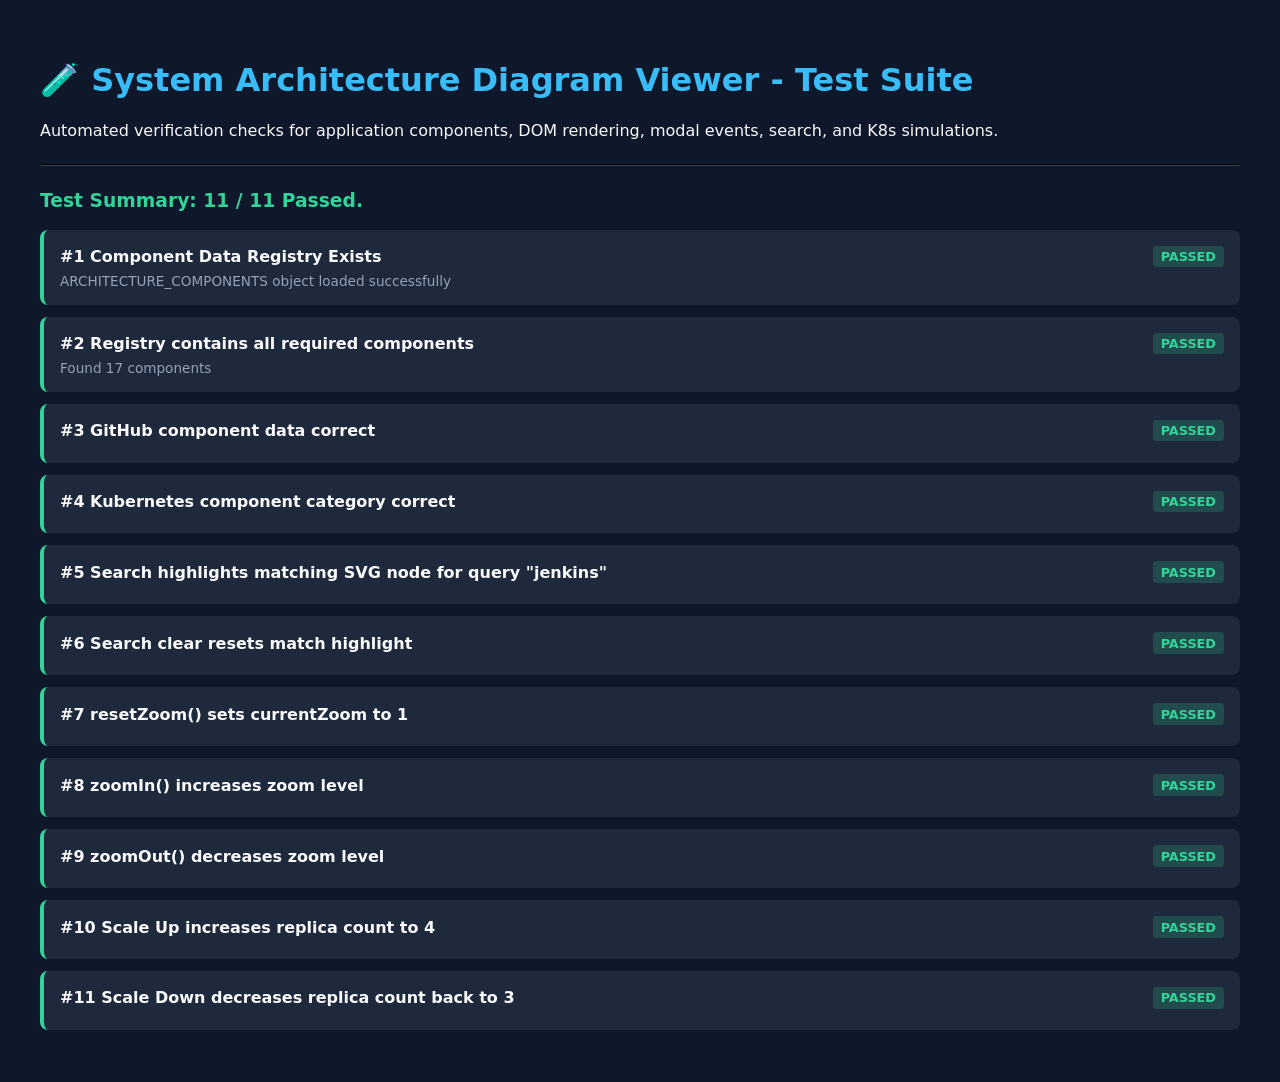
<file: tests/test.html>
<!DOCTYPE html>
<html lang="en">
<head>
    <meta charset="UTF-8">
    <title>System Architecture Diagram Viewer - Automated Test Suite</title>
    <link rel="icon" type="image/svg+xml" href="../assets/favicon.svg">
    <link rel="shortcut icon" href="../assets/favicon.svg">
    <style>
        body { font-family: system-ui, sans-serif; background: #0f172a; color: #f8fafc; padding: 2rem; }
        h1 { color: #38bdf8; }
        .test-case { background: #1e293b; padding: 1rem; border-radius: 8px; margin-bottom: 0.75rem; border-left: 4px solid #64748b; }
        .pass { border-left-color: #34d399; }
        .fail { border-left-color: #f43f5e; }
        .status-badge { padding: 0.2rem 0.5rem; border-radius: 4px; font-weight: bold; font-size: 0.8rem; }
        .badge-pass { background: rgba(52, 211, 153, 0.2); color: #34d399; }
        .badge-fail { background: rgba(244, 63, 94, 0.2); color: #f43f5e; }
    </style>
</head>
<body>

    <h1>🧪 System Architecture Diagram Viewer - Test Suite</h1>
    <p>Automated verification checks for application components, DOM rendering, modal events, search, and K8s simulations.</p>
    <hr style="border-color: #334155; margin: 1.5rem 0;">

    <div id="test-results">Running tests...</div>

    <!-- Hidden fixture for testing -->
    <div id="test-fixture" style="display: none;"></div>

    <script src="../js/components.js"></script>
    <script src="../js/architecture.js"></script>

    <script>
        const resultsContainer = document.getElementById('test-results');
        const tests = [];

        function assert(condition, testName, details = '') {
            tests.push({
                name: testName,
                passed: Boolean(condition),
                details: details
            });
        }

        // Test 1: Registry Integrity
        try {
            assert(typeof ARCHITECTURE_COMPONENTS === 'object', 'Component Data Registry Exists', 'ARCHITECTURE_COMPONENTS object loaded successfully');
            assert(Object.keys(ARCHITECTURE_COMPONENTS).length >= 15, 'Registry contains all required components', `Found ${Object.keys(ARCHITECTURE_COMPONENTS).length} components`);
            assert(ARCHITECTURE_COMPONENTS['github'].name === 'GitHub', 'GitHub component data correct');
            assert(ARCHITECTURE_COMPONENTS['kubernetes'].category === 'Kubernetes', 'Kubernetes component category correct');
        } catch (e) {
            assert(false, 'Registry Integrity Test', e.message);
        }

        // Test 2: Search Functionality
        try {
            // Mock SVG node
            const mockNode = document.createElement('div');
            mockNode.id = 'jenkins';
            mockNode.className = 'svg-node';
            document.body.appendChild(mockNode);

            searchComponents('jenkins');
            assert(mockNode.classList.contains('search-match'), 'Search highlights matching SVG node for query "jenkins"');

            searchComponents('');
            assert(!mockNode.classList.contains('search-match'), 'Search clear resets match highlight');

            document.body.removeChild(mockNode);
        } catch (e) {
            assert(false, 'Search Functionality Test', e.message);
        }

        // Test 3: Zoom logic bounds
        try {
            resetZoom();
            assert(currentZoom === 1, 'resetZoom() sets currentZoom to 1');

            zoomIn();
            assert(currentZoom > 1, 'zoomIn() increases zoom level');

            zoomOut();
            zoomOut();
            assert(currentZoom < 1, 'zoomOut() decreases zoom level');

            resetZoom();
        } catch (e) {
            assert(false, 'Zoom Logic Test', e.message);
        }

        // Test 4: Scaling simulation bounds
        try {
            currentReplicas = 3;
            scaleApplication(1);
            assert(currentReplicas === 4, 'Scale Up increases replica count to 4');

            scaleApplication(-1);
            assert(currentReplicas === 3, 'Scale Down decreases replica count back to 3');
        } catch (e) {
            assert(false, 'Scaling Simulation Test', e.message);
        }

        // Render Results
        resultsContainer.innerHTML = '';
        let passedCount = 0;

        tests.forEach((t, i) => {
            if (t.passed) passedCount++;
            const div = document.createElement('div');
            div.className = `test-case ${t.passed ? 'pass' : 'fail'}`;
            div.innerHTML = `
                <div style="display: flex; justify-content: space-between; align-items: center;">
                    <strong>#${i + 1} ${t.name}</strong>
                    <span class="status-badge ${t.passed ? 'badge-pass' : 'badge-fail'}">${t.passed ? 'PASSED' : 'FAILED'}</span>
                </div>
                <div style="font-size: 0.85rem; color: #94a3b8; margin-top: 0.35rem;">${t.details}</div>
            `;
            resultsContainer.appendChild(div);
        });

        const summary = document.createElement('h3');
        summary.style.marginTop = '1.5rem';
        summary.style.color = passedCount === tests.length ? '#34d399' : '#f43f5e';
        summary.textContent = `Test Summary: ${passedCount} / ${tests.length} Passed.`;
        resultsContainer.prepend(summary);
    </script>
</body>
</html>
</file>
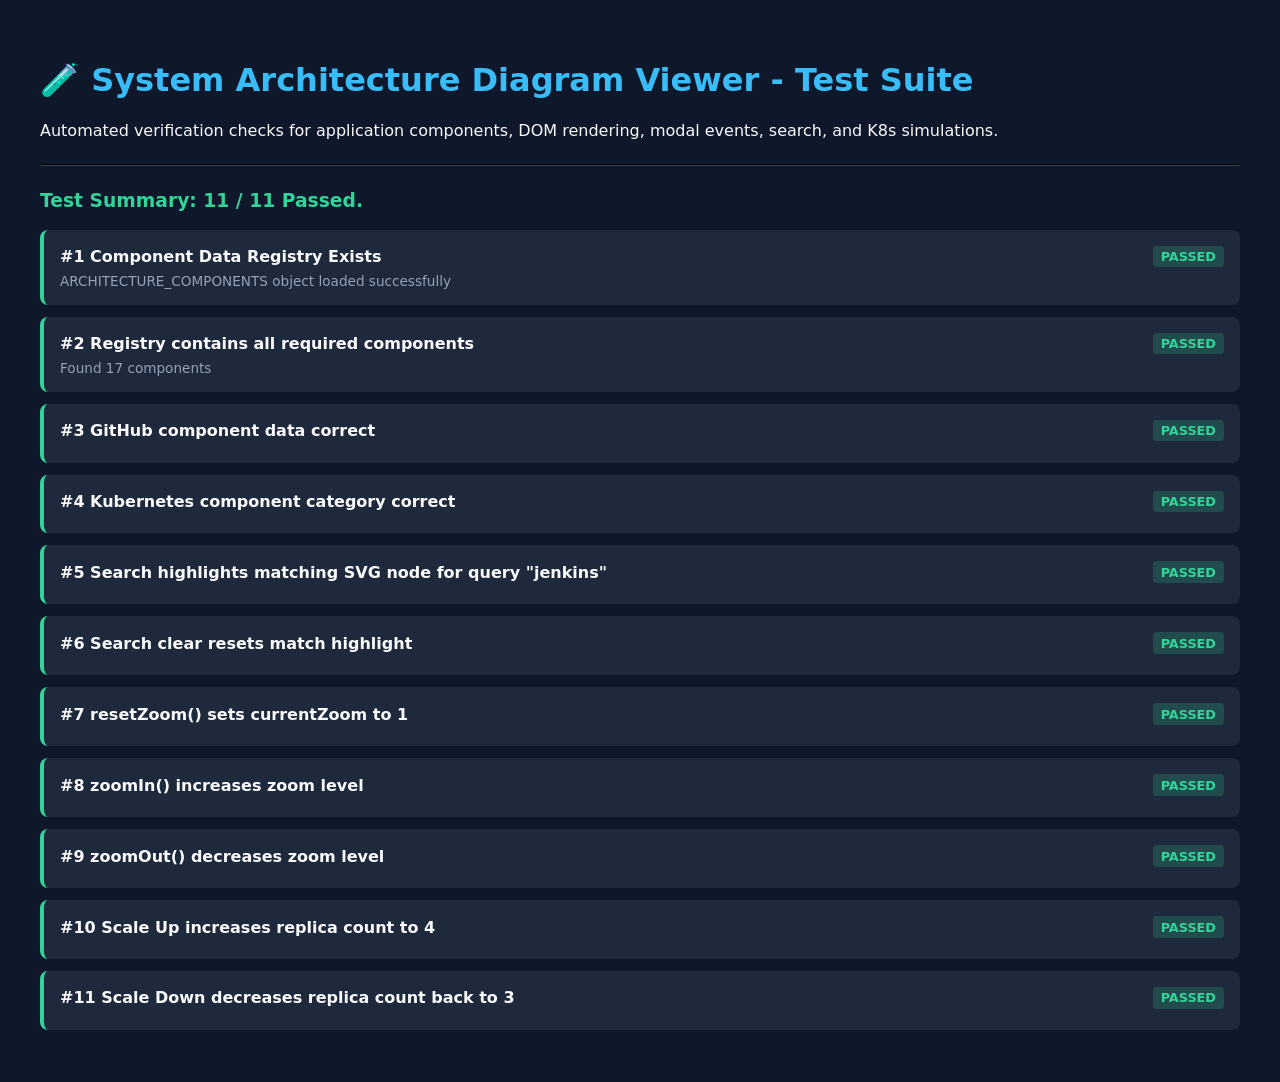
<file: system-architecture-diagram-viewer-backup/tests/test.html>
<!DOCTYPE html>
<html lang="en">
<head>
    <meta charset="UTF-8">
    <title>System Architecture Diagram Viewer - Automated Test Suite</title>
    <style>
        body { font-family: system-ui, sans-serif; background: #0f172a; color: #f8fafc; padding: 2rem; }
        h1 { color: #38bdf8; }
        .test-case { background: #1e293b; padding: 1rem; border-radius: 8px; margin-bottom: 0.75rem; border-left: 4px solid #64748b; }
        .pass { border-left-color: #34d399; }
        .fail { border-left-color: #f43f5e; }
        .status-badge { padding: 0.2rem 0.5rem; border-radius: 4px; font-weight: bold; font-size: 0.8rem; }
        .badge-pass { background: rgba(52, 211, 153, 0.2); color: #34d399; }
        .badge-fail { background: rgba(244, 63, 94, 0.2); color: #f43f5e; }
    </style>
</head>
<body>

    <h1>🧪 System Architecture Diagram Viewer - Test Suite</h1>
    <p>Automated verification checks for application components, DOM rendering, modal events, search, and K8s simulations.</p>
    <hr style="border-color: #334155; margin: 1.5rem 0;">

    <div id="test-results">Running tests...</div>

    <!-- Hidden fixture for testing -->
    <div id="test-fixture" style="display: none;"></div>

    <script src="../js/components.js"></script>
    <script src="../js/architecture.js"></script>

    <script>
        const resultsContainer = document.getElementById('test-results');
        const tests = [];

        function assert(condition, testName, details = '') {
            tests.push({
                name: testName,
                passed: Boolean(condition),
                details: details
            });
        }

        // Test 1: Registry Integrity
        try {
            assert(typeof ARCHITECTURE_COMPONENTS === 'object', 'Component Data Registry Exists', 'ARCHITECTURE_COMPONENTS object loaded successfully');
            assert(Object.keys(ARCHITECTURE_COMPONENTS).length >= 15, 'Registry contains all required components', `Found ${Object.keys(ARCHITECTURE_COMPONENTS).length} components`);
            assert(ARCHITECTURE_COMPONENTS['github'].name === 'GitHub', 'GitHub component data correct');
            assert(ARCHITECTURE_COMPONENTS['kubernetes'].category === 'Kubernetes', 'Kubernetes component category correct');
        } catch (e) {
            assert(false, 'Registry Integrity Test', e.message);
        }

        // Test 2: Search Functionality
        try {
            // Mock SVG node
            const mockNode = document.createElement('div');
            mockNode.id = 'jenkins';
            mockNode.className = 'svg-node';
            document.body.appendChild(mockNode);

            searchComponents('jenkins');
            assert(mockNode.classList.contains('search-match'), 'Search highlights matching SVG node for query "jenkins"');

            searchComponents('');
            assert(!mockNode.classList.contains('search-match'), 'Search clear resets match highlight');

            document.body.removeChild(mockNode);
        } catch (e) {
            assert(false, 'Search Functionality Test', e.message);
        }

        // Test 3: Zoom logic bounds
        try {
            resetZoom();
            assert(currentZoom === 1, 'resetZoom() sets currentZoom to 1');

            zoomIn();
            assert(currentZoom > 1, 'zoomIn() increases zoom level');

            zoomOut();
            zoomOut();
            assert(currentZoom < 1, 'zoomOut() decreases zoom level');

            resetZoom();
        } catch (e) {
            assert(false, 'Zoom Logic Test', e.message);
        }

        // Test 4: Scaling simulation bounds
        try {
            currentReplicas = 3;
            scaleApplication(1);
            assert(currentReplicas === 4, 'Scale Up increases replica count to 4');

            scaleApplication(-1);
            assert(currentReplicas === 3, 'Scale Down decreases replica count back to 3');
        } catch (e) {
            assert(false, 'Scaling Simulation Test', e.message);
        }

        // Render Results
        resultsContainer.innerHTML = '';
        let passedCount = 0;

        tests.forEach((t, i) => {
            if (t.passed) passedCount++;
            const div = document.createElement('div');
            div.className = `test-case ${t.passed ? 'pass' : 'fail'}`;
            div.innerHTML = `
                <div style="display: flex; justify-content: space-between; align-items: center;">
                    <strong>#${i + 1} ${t.name}</strong>
                    <span class="status-badge ${t.passed ? 'badge-pass' : 'badge-fail'}">${t.passed ? 'PASSED' : 'FAILED'}</span>
                </div>
                <div style="font-size: 0.85rem; color: #94a3b8; margin-top: 0.35rem;">${t.details}</div>
            `;
            resultsContainer.appendChild(div);
        });

        const summary = document.createElement('h3');
        summary.style.marginTop = '1.5rem';
        summary.style.color = passedCount === tests.length ? '#34d399' : '#f43f5e';
        summary.textContent = `Test Summary: ${passedCount} / ${tests.length} Passed.`;
        resultsContainer.prepend(summary);
    </script>
</body>
</html>
</file>
<file: css/style.css>
/* ==========================================================================
   System Architecture Diagram Viewer - Master Stylesheet
   Theme: Modern Dark DevOps Cloud Dashboard
   ========================================================================== */

:root {
    /* Color Palette */
    --bg-primary: #0b0f19;
    --bg-secondary: #111827;
    --bg-card: #1f2937;
    --bg-card-hover: #374151;
    --bg-glass: rgba(17, 24, 39, 0.85);

    --border-color: #374151;
    --border-highlight: #4b5563;

    --text-primary: #f9fafb;
    --text-secondary: #9ca3af;
    --text-muted: #6b7280;

    /* Accent Colors */
    --accent-blue: #38bdf8;
    --accent-blue-glow: rgba(56, 189, 248, 0.25);
    --accent-indigo: #818cf8;
    --accent-purple: #c084fc;
    --accent-green: #34d399;
    --accent-green-glow: rgba(52, 211, 153, 0.25);
    --accent-amber: #fbbf24;
    --accent-rose: #f43f5e;

    /* Typography & Spacing */
    --font-sans: 'Inter', system-ui, -apple-system, BlinkMacSystemFont, 'Segoe UI', Roboto, sans-serif;
    --font-mono: 'Fira Code', Consolas, Monaco, monospace;
    --radius-sm: 6px;
    --radius-md: 10px;
    --radius-lg: 16px;
    --shadow-card: 0 10px 25px -5px rgba(0, 0, 0, 0.5), 0 8px 10px -6px rgba(0, 0, 0, 0.5);
    --shadow-glow: 0 0 20px rgba(56, 189, 248, 0.15);

    --transition-fast: 0.15s ease;
    --transition-normal: 0.25s ease;
}

/* Reset & Base */
*, *::before, *::after {
    box-sizing: border-box;
    margin: 0;
    padding: 0;
}

html {
    scroll-behavior: smooth;
    font-size: 16px;
}

body {
    background-color: var(--bg-primary);
    color: var(--text-primary);
    font-family: var(--font-sans);
    line-height: 1.6;
    overflow-x: hidden;
    min-height: 100vh;
}

/* Links & Buttons Reset */
a {
    color: var(--accent-blue);
    text-decoration: none;
    transition: color var(--transition-fast);
}

a:hover {
    color: #7dd3fc;
}

button {
    font-family: inherit;
    cursor: pointer;
    border: none;
    outline: none;
    background: none;
}

/* Accessible Focus States */
button:focus-visible, a:focus-visible, input:focus-visible {
    outline: 2px solid var(--accent-blue);
    outline-offset: 3px;
}

/* Container */
.container {
    max-width: 1280px;
    margin: 0 auto;
    padding: 0 1.5rem;
}

/* ==========================================================================
   HEADER & NAVIGATION
   ========================================================================== */
.header {
    position: sticky;
    top: 0;
    z-index: 100;
    background-color: var(--bg-glass);
    backdrop-filter: blur(12px);
    -webkit-backdrop-filter: blur(12px);
    border-bottom: 1px solid var(--border-color);
}

.header-container {
    display: flex;
    align-items: center;
    justify-content: space-between;
    height: 70px;
}

.logo {
    display: flex;
    align-items: center;
    gap: 0.75rem;
    font-weight: 700;
    font-size: 1.15rem;
    color: var(--text-primary);
}

.logo-icon {
    font-size: 1.5rem;
}

.nav-links {
    display: flex;
    align-items: center;
    gap: 2rem;
    list-style: none;
}

.nav-link {
    color: var(--text-secondary);
    font-weight: 500;
    font-size: 0.95rem;
    transition: color var(--transition-fast);
}

.nav-link:hover, .nav-link.active {
    color: var(--accent-blue);
}

.header-right {
    display: flex;
    align-items: center;
    gap: 1rem;
}

.badge-status {
    display: inline-flex;
    align-items: center;
    gap: 0.5rem;
    padding: 0.35rem 0.85rem;
    border-radius: 9999px;
    background-color: rgba(52, 211, 153, 0.1);
    border: 1px solid rgba(52, 211, 153, 0.3);
    color: var(--accent-green);
    font-size: 0.8rem;
    font-weight: 600;
    letter-spacing: 0.5px;
    text-transform: uppercase;
}

.status-dot {
    width: 8px;
    height: 8px;
    border-radius: 50%;
    background-color: var(--accent-green);
    box-shadow: 0 0 8px var(--accent-green);
    animation: pulse 2s infinite;
}

@keyframes pulse {
    0%, 100% { opacity: 1; transform: scale(1); }
    50% { opacity: 0.5; transform: scale(0.85); }
}

/* Mobile Nav Toggle */
.mobile-nav-toggle {
    display: none;
    font-size: 1.5rem;
    color: var(--text-primary);
}

/* ==========================================================================
   HERO SECTION
   ========================================================================== */
.hero {
    padding: 3.5rem 0 2rem;
    background: radial-gradient(circle at 50% 0%, rgba(56, 189, 248, 0.08) 0%, transparent 70%);
    border-bottom: 1px solid var(--border-color);
}

.hero-content {
    text-align: center;
    max-width: 850px;
    margin: 0 auto;
}

.hero-title {
    font-size: 2.75rem;
    font-weight: 800;
    line-height: 1.2;
    background: linear-gradient(135deg, #ffffff 30%, var(--accent-blue) 100%);
    -webkit-background-clip: text;
    -webkit-text-fill-color: transparent;
    margin-bottom: 1rem;
}

.hero-subtitle {
    font-size: 1.15rem;
    color: var(--text-secondary);
    margin-bottom: 2rem;
}

.hero-buttons {
    display: flex;
    justify-content: center;
    gap: 1rem;
    margin-bottom: 2.5rem;
    flex-wrap: wrap;
}

.btn {
    display: inline-flex;
    align-items: center;
    gap: 0.5rem;
    padding: 0.75rem 1.5rem;
    border-radius: var(--radius-md);
    font-size: 0.95rem;
    font-weight: 600;
    transition: all var(--transition-normal);
}

.btn-primary {
    background-color: var(--accent-blue);
    color: var(--bg-primary);
    box-shadow: 0 4px 14px rgba(56, 189, 248, 0.4);
}

.btn-primary:hover {
    background-color: #7dd3fc;
    transform: translateY(-2px);
    box-shadow: 0 6px 20px rgba(56, 189, 248, 0.6);
}

.btn-secondary {
    background-color: var(--bg-card);
    color: var(--text-primary);
    border: 1px solid var(--border-color);
}

.btn-secondary:hover {
    background-color: var(--bg-card-hover);
    border-color: var(--border-highlight);
    transform: translateY(-2px);
}

/* Metrics Grid */
.hero-metrics {
    display: grid;
    grid-template-columns: repeat(auto-fit, minmax(200px, 1fr));
    gap: 1rem;
}

.metric-card {
    background-color: var(--bg-card);
    border: 1px solid var(--border-color);
    border-radius: var(--radius-md);
    padding: 1rem;
    text-align: left;
}

.metric-label {
    font-size: 0.75rem;
    text-transform: uppercase;
    color: var(--text-muted);
    font-weight: 600;
    letter-spacing: 0.5px;
}

.metric-value {
    font-size: 1.1rem;
    font-weight: 700;
    color: var(--accent-blue);
    margin-top: 0.25rem;
}

/* ==========================================================================
   MAIN ARCHITECTURE VIEWER SECTION
   ========================================================================== */
.section {
    padding: 3.5rem 0;
}

.section-title-group {
    margin-bottom: 2rem;
}

.section-title {
    font-size: 1.85rem;
    font-weight: 700;
    color: var(--text-primary);
}

.section-subtitle {
    color: var(--text-secondary);
    font-size: 0.95rem;
    margin-top: 0.25rem;
}

.architecture-layout {
    display: grid;
    grid-template-columns: 1fr 300px;
    gap: 1.5rem;
    align-items: start;
}

/* SVG Viewer Box */
.viewer-card {
    background-color: var(--bg-secondary);
    border: 1px solid var(--border-color);
    border-radius: var(--radius-lg);
    box-shadow: var(--shadow-card);
    overflow: hidden;
    display: flex;
    flex-direction: column;
}

.viewer-toolbar {
    display: flex;
    align-items: center;
    justify-content: space-between;
    padding: 0.85rem 1.25rem;
    background-color: var(--bg-card);
    border-bottom: 1px solid var(--border-color);
    gap: 1rem;
    flex-wrap: wrap;
}

.toolbar-controls {
    display: flex;
    align-items: center;
    gap: 0.5rem;
}

.tool-btn {
    display: inline-flex;
    align-items: center;
    justify-content: center;
    padding: 0.45rem 0.85rem;
    background-color: var(--bg-secondary);
    border: 1px solid var(--border-color);
    border-radius: var(--radius-sm);
    color: var(--text-primary);
    font-size: 0.85rem;
    font-weight: 500;
    gap: 0.35rem;
    transition: all var(--transition-fast);
}

.tool-btn:hover {
    background-color: var(--bg-card-hover);
    border-color: var(--accent-blue);
    color: var(--accent-blue);
}

.search-box {
    position: relative;
    flex: 1;
    max-width: 320px;
}

.search-input {
    width: 100%;
    padding: 0.5rem 0.85rem 0.5rem 2.2rem;
    background-color: var(--bg-secondary);
    border: 1px solid var(--border-color);
    border-radius: var(--radius-sm);
    color: var(--text-primary);
    font-size: 0.85rem;
    transition: border-color var(--transition-fast);
}

.search-input:focus {
    border-color: var(--accent-blue);
}

.search-icon {
    position: absolute;
    left: 0.75rem;
    top: 50%;
    transform: translateY(-50%);
    color: var(--text-muted);
    font-size: 0.85rem;
    pointer-events: none;
}

/* Canvas Viewport */
.svg-viewport {
    width: 100%;
    height: 620px;
    background-color: #070a12;
    position: relative;
    overflow: hidden;
    cursor: grab;
}

.svg-viewport:active {
    cursor: grabbing;
}

.svg-viewport svg {
    width: 100%;
    height: 100%;
    transform-origin: 50% 50%;
    transition: transform 0.1s ease-out;
}

/* Sidebar Box */
.sidebar-card {
    background-color: var(--bg-secondary);
    border: 1px solid var(--border-color);
    border-radius: var(--radius-lg);
    padding: 1.25rem;
    max-height: 680px;
    overflow-y: auto;
}

.sidebar-title {
    font-size: 1rem;
    font-weight: 700;
    margin-bottom: 1rem;
    color: var(--text-primary);
    display: flex;
    align-items: center;
    justify-content: space-between;
}

.component-category-group {
    margin-bottom: 1.25rem;
}

.category-header {
    font-size: 0.75rem;
    font-weight: 700;
    color: var(--accent-blue);
    text-transform: uppercase;
    letter-spacing: 0.5px;
    margin-bottom: 0.5rem;
}

.component-list {
    list-style: none;
    display: flex;
    flex-direction: column;
    gap: 0.35rem;
}

.component-item {
    display: flex;
    align-items: center;
    gap: 0.6rem;
    padding: 0.45rem 0.75rem;
    border-radius: var(--radius-sm);
    background-color: var(--bg-card);
    border: 1px solid transparent;
    color: var(--text-secondary);
    font-size: 0.85rem;
    cursor: pointer;
    transition: all var(--transition-fast);
}

.component-item:hover {
    background-color: var(--bg-card-hover);
    color: var(--text-primary);
    border-color: var(--border-highlight);
    transform: translateX(3px);
}

.component-item.active {
    border-color: var(--accent-blue);
    color: var(--accent-blue);
    background-color: rgba(56, 189, 248, 0.1);
}

/* ==========================================================================
   SIMULATIONS SECTION (KUBERNETES)
   ========================================================================== */
.simulations-grid {
    display: grid;
    grid-template-columns: repeat(auto-fit, minmax(350px, 1fr));
    gap: 1.5rem;
}

.sim-card {
    background-color: var(--bg-secondary);
    border: 1px solid var(--border-color);
    border-radius: var(--radius-lg);
    padding: 1.5rem;
    box-shadow: var(--shadow-card);
    display: flex;
    flex-direction: column;
}

.sim-header {
    display: flex;
    align-items: center;
    justify-content: space-between;
    margin-bottom: 1rem;
}

.sim-title {
    font-size: 1.15rem;
    font-weight: 700;
    color: var(--text-primary);
}

.sim-desc {
    font-size: 0.85rem;
    color: var(--text-secondary);
    margin-bottom: 1.25rem;
}

.sim-canvas {
    background-color: #070a12;
    border: 1px solid var(--border-color);
    border-radius: var(--radius-md);
    padding: 1.25rem;
    min-height: 140px;
    display: flex;
    align-items: center;
    justify-content: center;
    gap: 1rem;
    margin-bottom: 1.25rem;
    flex-wrap: wrap;

}

/* Pod Visual Box */
.pod-box {
    width: 80px;
    height: 80px;
    background-color: rgba(52, 211, 153, 0.1);
    border: 2px solid var(--accent-green);
    border-radius: var(--radius-md);
    display: flex;
    flex-direction: column;
    align-items: center;
    justify-content: center;
    transition: all 0.3s ease;
}

.pod-box.failed {
    background-color: rgba(244, 63, 94, 0.15);
    border-color: var(--accent-rose);
    animation: shake 0.5s ease;
}

.pod-box.updating {
    background-color: rgba(251, 191, 36, 0.15);
    border-color: var(--accent-amber);
}

.pod-icon {
    font-size: 1.5rem;
}

.pod-name {
    font-size: 0.7rem;
    font-weight: 700;
    margin-top: 0.25rem;
}

.pod-ver {
    font-size: 0.65rem;
    color: var(--text-muted);
}

@keyframes shake {
    0%, 100% { transform: translateX(0); }
    20%, 60% { transform: translateX(-5px); }
    40%, 80% { transform: translateX(5px); }
}

.sim-log {
    background-color: #05070d;
    border-radius: var(--radius-sm);
    padding: 0.65rem 0.85rem;
    font-family: var(--font-mono);
    font-size: 0.78rem;
    color: var(--accent-green);
    min-height: 38px;
    display: flex;
    align-items: center;
}

/* ==========================================================================
   DEVOPS PIPELINE SECTION
   ========================================================================== */
.pipeline-flow {
    display: grid;
    grid-template-columns: repeat(auto-fit, minmax(240px, 1fr));
    gap: 1.25rem;
}

.pipeline-card {
    background-color: var(--bg-secondary);
    border: 1px solid var(--border-color);
    border-radius: var(--radius-md);
    padding: 1.25rem;
    position: relative;
    transition: all var(--transition-normal);
}

.pipeline-card:hover {
    border-color: var(--accent-blue);
    transform: translateY(-3px);
    box-shadow: var(--shadow-glow);
}

.step-num {
    display: inline-block;
    padding: 0.2rem 0.6rem;
    background-color: rgba(56, 189, 248, 0.15);
    color: var(--accent-blue);
    border-radius: 9999px;
    font-size: 0.75rem;
    font-weight: 700;
    margin-bottom: 0.75rem;
}

.pipeline-tool {
    font-size: 1.1rem;
    font-weight: 700;
    color: var(--text-primary);
    margin-bottom: 0.35rem;
}

.pipeline-purpose {
    font-size: 0.85rem;
    color: var(--text-secondary);
}

/* ==========================================================================
   DOCUMENTATION SECTION
   ========================================================================== */
.doc-grid {
    display: grid;
    grid-template-columns: repeat(auto-fit, minmax(280px, 1fr));
    gap: 1.25rem;
}

.doc-card {
    background-color: var(--bg-secondary);
    border: 1px solid var(--border-color);
    border-radius: var(--radius-md);
    padding: 1.25rem;
    cursor: pointer;
    transition: all var(--transition-normal);
}

.doc-card:hover {
    border-color: var(--accent-blue);
    background-color: var(--bg-card);
    transform: translateY(-2px);
}

.doc-icon {
    font-size: 1.75rem;
    margin-bottom: 0.5rem;
}

.doc-title {
    font-size: 1.05rem;
    font-weight: 700;
    color: var(--text-primary);
    margin-bottom: 0.25rem;
}

.doc-role {
    font-size: 0.8rem;
    color: var(--accent-blue);
    font-weight: 600;
    margin-bottom: 0.5rem;
}

.doc-text {
    font-size: 0.85rem;
    color: var(--text-secondary);
}

/* ==========================================================================
   MODAL COMPONENT
   ========================================================================== */
.modal-overlay {
    position: fixed;
    top: 0;
    left: 0;
    width: 100vw;
    height: 100vh;
    background-color: rgba(0, 0, 0, 0.75);
    backdrop-filter: blur(8px);
    z-index: 1000;
    display: flex;
    align-items: center;
    justify-content: center;
    opacity: 0;
    pointer-events: none;
    transition: opacity 0.25s ease;
    padding: 1rem;
}

.modal-overlay.open {
    opacity: 1;
    pointer-events: auto;
}

.modal-box {
    background-color: var(--bg-secondary);
    border: 1px solid var(--border-color);
    border-radius: var(--radius-lg);
    width: 100%;
    max-width: 650px;
    max-height: 85vh;
    overflow-y: auto;
    box-shadow: 0 20px 40px rgba(0, 0, 0, 0.8);
    transform: scale(0.95);
    transition: transform 0.25s ease;
}

.modal-overlay.open .modal-box {
    transform: scale(1);
}

.modal-header {
    display: flex;
    align-items: center;
    justify-content: space-between;
    padding: 1.25rem 1.5rem;
    background-color: var(--bg-card);
    border-bottom: 1px solid var(--border-color);
}

.modal-title-wrap {
    display: flex;
    align-items: center;
    gap: 0.75rem;
}

.modal-title {
    font-size: 1.35rem;
    font-weight: 700;
    color: var(--text-primary);
}

.modal-category-badge {
    padding: 0.2rem 0.6rem;
    background-color: rgba(56, 189, 248, 0.15);
    border: 1px solid var(--accent-blue);
    color: var(--accent-blue);
    border-radius: 9999px;
    font-size: 0.75rem;
    font-weight: 600;
}

.modal-close-btn {
    font-size: 1.5rem;
    color: var(--text-muted);
    transition: color var(--transition-fast);
    padding: 0.25rem;
    line-height: 1;
}

.modal-close-btn:hover {
    color: var(--text-primary);
}

.modal-body {
    padding: 1.5rem;
    display: flex;
    flex-direction: column;
    gap: 1.25rem;
}

.modal-field {
    display: flex;
    flex-direction: column;
    gap: 0.35rem;
}

.field-label {
    font-size: 0.75rem;
    text-transform: uppercase;
    font-weight: 700;
    color: var(--accent-blue);
    letter-spacing: 0.5px;
}

.field-value {
    font-size: 0.95rem;
    color: var(--text-secondary);
}

.field-list {
    list-style-type: disc;
    padding-left: 1.25rem;
    color: var(--text-secondary);
    font-size: 0.9rem;
}

.field-list li {
    margin-bottom: 0.25rem;
}

/* ==========================================================================
   FOOTER
   ========================================================================== */
.footer {
    background-color: #070a12;
    border-top: 1px solid var(--border-color);
    padding: 3rem 0 1.5rem;
    color: var(--text-secondary);
    font-size: 0.9rem;
}

.footer-content {
    display: grid;
    grid-template-columns: 2fr 1fr 1fr;
    gap: 2rem;
    margin-bottom: 2rem;
}

.footer-brand {
    font-weight: 700;
    font-size: 1.15rem;
    color: var(--text-primary);
    margin-bottom: 0.5rem;
}

.footer-links {
    list-style: none;
    display: flex;
    flex-direction: column;
    gap: 0.5rem;
}

.footer-bottom {
    text-align: center;
    padding-top: 1.5rem;
    border-top: 1px solid rgba(255, 255, 255, 0.05);
    color: var(--text-muted);
    font-size: 0.8rem;
}

/* ==========================================================================
   RESPONSIVE DESIGN MEDIA QUERIES
   ========================================================================== */
@media (max-width: 1024px) {
    .architecture-layout {
        grid-template-columns: 1fr;
    }

    .sidebar-card {
        max-height: none;
    }

    .footer-content {
        grid-template-columns: 1fr 1fr;
    }
}

@media (max-width: 768px) {
    .hero-title {
        font-size: 2rem;
    }

    .nav-links {
        display: none; /* Collapsible mobile menu can be toggled */
        position: absolute;
        top: 70px;
        left: 0;
        width: 100%;
        background-color: var(--bg-secondary);
        flex-direction: column;
        padding: 1.5rem;
        border-bottom: 1px solid var(--border-color);
    }

    .nav-links.show {
        display: flex;
    }

    .mobile-nav-toggle {
        display: block;
    }

    .svg-viewport {
        height: 450px;
    }

    .simulations-grid {
        grid-template-columns: 1fr;
    }

    .footer-content {
        grid-template-columns: 1fr;
    }
}
</file>
<file: system-architecture-diagram-viewer-backup/css/style.css>
/* ==========================================================================
   System Architecture Diagram Viewer - Master Stylesheet
   Theme: Modern Dark DevOps Cloud Dashboard
   ========================================================================== */

:root {
    /* Color Palette */
    --bg-primary: #0b0f19;
    --bg-secondary: #111827;
    --bg-card: #1f2937;
    --bg-card-hover: #374151;
    --bg-glass: rgba(17, 24, 39, 0.85);

    --border-color: #374151;
    --border-highlight: #4b5563;

    --text-primary: #f9fafb;
    --text-secondary: #9ca3af;
    --text-muted: #6b7280;

    /* Accent Colors */
    --accent-blue: #38bdf8;
    --accent-blue-glow: rgba(56, 189, 248, 0.25);
    --accent-indigo: #818cf8;
    --accent-purple: #c084fc;
    --accent-green: #34d399;
    --accent-green-glow: rgba(52, 211, 153, 0.25);
    --accent-amber: #fbbf24;
    --accent-rose: #f43f5e;

    /* Typography & Spacing */
    --font-sans: 'Inter', system-ui, -apple-system, BlinkMacSystemFont, 'Segoe UI', Roboto, sans-serif;
    --font-mono: 'Fira Code', Consolas, Monaco, monospace;
    --radius-sm: 6px;
    --radius-md: 10px;
    --radius-lg: 16px;
    --shadow-card: 0 10px 25px -5px rgba(0, 0, 0, 0.5), 0 8px 10px -6px rgba(0, 0, 0, 0.5);
    --shadow-glow: 0 0 20px rgba(56, 189, 248, 0.15);

    --transition-fast: 0.15s ease;
    --transition-normal: 0.25s ease;
}

/* Reset & Base */
*, *::before, *::after {
    box-sizing: border-box;
    margin: 0;
    padding: 0;
}

html {
    scroll-behavior: smooth;
    font-size: 16px;
}

body {
    background-color: var(--bg-primary);
    color: var(--text-primary);
    font-family: var(--font-sans);
    line-height: 1.6;
    overflow-x: hidden;
    min-height: 100vh;
}

/* Links & Buttons Reset */
a {
    color: var(--accent-blue);
    text-decoration: none;
    transition: color var(--transition-fast);
}

a:hover {
    color: #7dd3fc;
}

button {
    font-family: inherit;
    cursor: pointer;
    border: none;
    outline: none;
    background: none;
}

/* Accessible Focus States */
button:focus-visible, a:focus-visible, input:focus-visible {
    outline: 2px solid var(--accent-blue);
    outline-offset: 3px;
}

/* Container */
.container {
    max-width: 1280px;
    margin: 0 auto;
    padding: 0 1.5rem;
}

/* ==========================================================================
   HEADER & NAVIGATION
   ========================================================================== */
.header {
    position: sticky;
    top: 0;
    z-index: 100;
    background-color: var(--bg-glass);
    backdrop-filter: blur(12px);
    -webkit-backdrop-filter: blur(12px);
    border-bottom: 1px solid var(--border-color);
}

.header-container {
    display: flex;
    align-items: center;
    justify-content: space-between;
    height: 70px;
}

.logo {
    display: flex;
    align-items: center;
    gap: 0.75rem;
    font-weight: 700;
    font-size: 1.15rem;
    color: var(--text-primary);
}

.logo-icon {
    font-size: 1.5rem;
}

.nav-links {
    display: flex;
    align-items: center;
    gap: 2rem;
    list-style: none;
}

.nav-link {
    color: var(--text-secondary);
    font-weight: 500;
    font-size: 0.95rem;
    transition: color var(--transition-fast);
}

.nav-link:hover, .nav-link.active {
    color: var(--accent-blue);
}

.header-right {
    display: flex;
    align-items: center;
    gap: 1rem;
}

.badge-status {
    display: inline-flex;
    align-items: center;
    gap: 0.5rem;
    padding: 0.35rem 0.85rem;
    border-radius: 9999px;
    background-color: rgba(52, 211, 153, 0.1);
    border: 1px solid rgba(52, 211, 153, 0.3);
    color: var(--accent-green);
    font-size: 0.8rem;
    font-weight: 600;
    letter-spacing: 0.5px;
    text-transform: uppercase;
}

.status-dot {
    width: 8px;
    height: 8px;
    border-radius: 50%;
    background-color: var(--accent-green);
    box-shadow: 0 0 8px var(--accent-green);
    animation: pulse 2s infinite;
}

@keyframes pulse {
    0%, 100% { opacity: 1; transform: scale(1); }
    50% { opacity: 0.5; transform: scale(0.85); }
}

/* Mobile Nav Toggle */
.mobile-nav-toggle {
    display: none;
    font-size: 1.5rem;
    color: var(--text-primary);
}

/* ==========================================================================
   HERO SECTION
   ========================================================================== */
.hero {
    padding: 3.5rem 0 2rem;
    background: radial-gradient(circle at 50% 0%, rgba(56, 189, 248, 0.08) 0%, transparent 70%);
    border-bottom: 1px solid var(--border-color);
}

.hero-content {
    text-align: center;
    max-width: 850px;
    margin: 0 auto;
}

.hero-title {
    font-size: 2.75rem;
    font-weight: 800;
    line-height: 1.2;
    background: linear-gradient(135deg, #ffffff 30%, var(--accent-blue) 100%);
    -webkit-background-clip: text;
    -webkit-text-fill-color: transparent;
    margin-bottom: 1rem;
}

.hero-subtitle {
    font-size: 1.15rem;
    color: var(--text-secondary);
    margin-bottom: 2rem;
}

.hero-buttons {
    display: flex;
    justify-content: center;
    gap: 1rem;
    margin-bottom: 2.5rem;
    flex-wrap: wrap;
}

.btn {
    display: inline-flex;
    align-items: center;
    gap: 0.5rem;
    padding: 0.75rem 1.5rem;
    border-radius: var(--radius-md);
    font-size: 0.95rem;
    font-weight: 600;
    transition: all var(--transition-normal);
}

.btn-primary {
    background-color: var(--accent-blue);
    color: var(--bg-primary);
    box-shadow: 0 4px 14px rgba(56, 189, 248, 0.4);
}

.btn-primary:hover {
    background-color: #7dd3fc;
    transform: translateY(-2px);
    box-shadow: 0 6px 20px rgba(56, 189, 248, 0.6);
}

.btn-secondary {
    background-color: var(--bg-card);
    color: var(--text-primary);
    border: 1px solid var(--border-color);
}

.btn-secondary:hover {
    background-color: var(--bg-card-hover);
    border-color: var(--border-highlight);
    transform: translateY(-2px);
}

/* Metrics Grid */
.hero-metrics {
    display: grid;
    grid-template-columns: repeat(auto-fit, minmax(200px, 1fr));
    gap: 1rem;
}

.metric-card {
    background-color: var(--bg-card);
    border: 1px solid var(--border-color);
    border-radius: var(--radius-md);
    padding: 1rem;
    text-align: left;
}

.metric-label {
    font-size: 0.75rem;
    text-transform: uppercase;
    color: var(--text-muted);
    font-weight: 600;
    letter-spacing: 0.5px;
}

.metric-value {
    font-size: 1.1rem;
    font-weight: 700;
    color: var(--accent-blue);
    margin-top: 0.25rem;
}

/* ==========================================================================
   MAIN ARCHITECTURE VIEWER SECTION
   ========================================================================== */
.section {
    padding: 3.5rem 0;
}

.section-title-group {
    margin-bottom: 2rem;
}

.section-title {
    font-size: 1.85rem;
    font-weight: 700;
    color: var(--text-primary);
}

.section-subtitle {
    color: var(--text-secondary);
    font-size: 0.95rem;
    margin-top: 0.25rem;
}

.architecture-layout {
    display: grid;
    grid-template-columns: 1fr 300px;
    gap: 1.5rem;
    align-items: start;
}

/* SVG Viewer Box */
.viewer-card {
    background-color: var(--bg-secondary);
    border: 1px solid var(--border-color);
    border-radius: var(--radius-lg);
    box-shadow: var(--shadow-card);
    overflow: hidden;
    display: flex;
    flex-direction: column;
}

.viewer-toolbar {
    display: flex;
    align-items: center;
    justify-content: space-between;
    padding: 0.85rem 1.25rem;
    background-color: var(--bg-card);
    border-bottom: 1px solid var(--border-color);
    gap: 1rem;
    flex-wrap: wrap;
}

.toolbar-controls {
    display: flex;
    align-items: center;
    gap: 0.5rem;
}

.tool-btn {
    display: inline-flex;
    align-items: center;
    justify-content: center;
    padding: 0.45rem 0.85rem;
    background-color: var(--bg-secondary);
    border: 1px solid var(--border-color);
    border-radius: var(--radius-sm);
    color: var(--text-primary);
    font-size: 0.85rem;
    font-weight: 500;
    gap: 0.35rem;
    transition: all var(--transition-fast);
}

.tool-btn:hover {
    background-color: var(--bg-card-hover);
    border-color: var(--accent-blue);
    color: var(--accent-blue);
}

.search-box {
    position: relative;
    flex: 1;
    max-width: 320px;
}

.search-input {
    width: 100%;
    padding: 0.5rem 0.85rem 0.5rem 2.2rem;
    background-color: var(--bg-secondary);
    border: 1px solid var(--border-color);
    border-radius: var(--radius-sm);
    color: var(--text-primary);
    font-size: 0.85rem;
    transition: border-color var(--transition-fast);
}

.search-input:focus {
    border-color: var(--accent-blue);
}

.search-icon {
    position: absolute;
    left: 0.75rem;
    top: 50%;
    transform: translateY(-50%);
    color: var(--text-muted);
    font-size: 0.85rem;
    pointer-events: none;
}

/* Canvas Viewport */
.svg-viewport {
    width: 100%;
    height: 620px;
    background-color: #070a12;
    position: relative;
    overflow: hidden;
    cursor: grab;
}

.svg-viewport:active {
    cursor: grabbing;
}

.svg-viewport svg {
    width: 100%;
    height: 100%;
    transform-origin: 50% 50%;
    transition: transform 0.1s ease-out;
}

/* Sidebar Box */
.sidebar-card {
    background-color: var(--bg-secondary);
    border: 1px solid var(--border-color);
    border-radius: var(--radius-lg);
    padding: 1.25rem;
    max-height: 680px;
    overflow-y: auto;
}

.sidebar-title {
    font-size: 1rem;
    font-weight: 700;
    margin-bottom: 1rem;
    color: var(--text-primary);
    display: flex;
    align-items: center;
    justify-content: space-between;
}

.component-category-group {
    margin-bottom: 1.25rem;
}

.category-header {
    font-size: 0.75rem;
    font-weight: 700;
    color: var(--accent-blue);
    text-transform: uppercase;
    letter-spacing: 0.5px;
    margin-bottom: 0.5rem;
}

.component-list {
    list-style: none;
    display: flex;
    flex-direction: column;
    gap: 0.35rem;
}

.component-item {
    display: flex;
    align-items: center;
    gap: 0.6rem;
    padding: 0.45rem 0.75rem;
    border-radius: var(--radius-sm);
    background-color: var(--bg-card);
    border: 1px solid transparent;
    color: var(--text-secondary);
    font-size: 0.85rem;
    cursor: pointer;
    transition: all var(--transition-fast);
}

.component-item:hover {
    background-color: var(--bg-card-hover);
    color: var(--text-primary);
    border-color: var(--border-highlight);
    transform: translateX(3px);
}

.component-item.active {
    border-color: var(--accent-blue);
    color: var(--accent-blue);
    background-color: rgba(56, 189, 248, 0.1);
}

/* ==========================================================================
   SIMULATIONS SECTION (KUBERNETES)
   ========================================================================== */
.simulations-grid {
    display: grid;
    grid-template-columns: repeat(auto-fit, minmax(350px, 1fr));
    gap: 1.5rem;
}

.sim-card {
    background-color: var(--bg-secondary);
    border: 1px solid var(--border-color);
    border-radius: var(--radius-lg);
    padding: 1.5rem;
    box-shadow: var(--shadow-card);
    display: flex;
    flex-direction: column;
}

.sim-header {
    display: flex;
    align-items: center;
    justify-content: space-between;
    margin-bottom: 1rem;
}

.sim-title {
    font-size: 1.15rem;
    font-weight: 700;
    color: var(--text-primary);
}

.sim-desc {
    font-size: 0.85rem;
    color: var(--text-secondary);
    margin-bottom: 1.25rem;
}

.sim-canvas {
    background-color: #070a12;
    border: 1px solid var(--border-color);
    border-radius: var(--radius-md);
    padding: 1.25rem;
    min-height: 140px;
    display: flex;
    align-items: center;
    justify-content: center;
    gap: 1rem;
    margin-bottom: 1.25rem;
    flex-wrap: wrap;

}

/* Pod Visual Box */
.pod-box {
    width: 80px;
    height: 80px;
    background-color: rgba(52, 211, 153, 0.1);
    border: 2px solid var(--accent-green);
    border-radius: var(--radius-md);
    display: flex;
    flex-direction: column;
    align-items: center;
    justify-content: center;
    transition: all 0.3s ease;
}

.pod-box.failed {
    background-color: rgba(244, 63, 94, 0.15);
    border-color: var(--accent-rose);
    animation: shake 0.5s ease;
}

.pod-box.updating {
    background-color: rgba(251, 191, 36, 0.15);
    border-color: var(--accent-amber);
}

.pod-icon {
    font-size: 1.5rem;
}

.pod-name {
    font-size: 0.7rem;
    font-weight: 700;
    margin-top: 0.25rem;
}

.pod-ver {
    font-size: 0.65rem;
    color: var(--text-muted);
}

@keyframes shake {
    0%, 100% { transform: translateX(0); }
    20%, 60% { transform: translateX(-5px); }
    40%, 80% { transform: translateX(5px); }
}

.sim-log {
    background-color: #05070d;
    border-radius: var(--radius-sm);
    padding: 0.65rem 0.85rem;
    font-family: var(--font-mono);
    font-size: 0.78rem;
    color: var(--accent-green);
    min-height: 38px;
    display: flex;
    align-items: center;
}

/* ==========================================================================
   DEVOPS PIPELINE SECTION
   ========================================================================== */
.pipeline-flow {
    display: grid;
    grid-template-columns: repeat(auto-fit, minmax(240px, 1fr));
    gap: 1.25rem;
}

.pipeline-card {
    background-color: var(--bg-secondary);
    border: 1px solid var(--border-color);
    border-radius: var(--radius-md);
    padding: 1.25rem;
    position: relative;
    transition: all var(--transition-normal);
}

.pipeline-card:hover {
    border-color: var(--accent-blue);
    transform: translateY(-3px);
    box-shadow: var(--shadow-glow);
}

.step-num {
    display: inline-block;
    padding: 0.2rem 0.6rem;
    background-color: rgba(56, 189, 248, 0.15);
    color: var(--accent-blue);
    border-radius: 9999px;
    font-size: 0.75rem;
    font-weight: 700;
    margin-bottom: 0.75rem;
}

.pipeline-tool {
    font-size: 1.1rem;
    font-weight: 700;
    color: var(--text-primary);
    margin-bottom: 0.35rem;
}

.pipeline-purpose {
    font-size: 0.85rem;
    color: var(--text-secondary);
}

/* ==========================================================================
   DOCUMENTATION SECTION
   ========================================================================== */
.doc-grid {
    display: grid;
    grid-template-columns: repeat(auto-fit, minmax(280px, 1fr));
    gap: 1.25rem;
}

.doc-card {
    background-color: var(--bg-secondary);
    border: 1px solid var(--border-color);
    border-radius: var(--radius-md);
    padding: 1.25rem;
    cursor: pointer;
    transition: all var(--transition-normal);
}

.doc-card:hover {
    border-color: var(--accent-blue);
    background-color: var(--bg-card);
    transform: translateY(-2px);
}

.doc-icon {
    font-size: 1.75rem;
    margin-bottom: 0.5rem;
}

.doc-title {
    font-size: 1.05rem;
    font-weight: 700;
    color: var(--text-primary);
    margin-bottom: 0.25rem;
}

.doc-role {
    font-size: 0.8rem;
    color: var(--accent-blue);
    font-weight: 600;
    margin-bottom: 0.5rem;
}

.doc-text {
    font-size: 0.85rem;
    color: var(--text-secondary);
}

/* ==========================================================================
   MODAL COMPONENT
   ========================================================================== */
.modal-overlay {
    position: fixed;
    top: 0;
    left: 0;
    width: 100vw;
    height: 100vh;
    background-color: rgba(0, 0, 0, 0.75);
    backdrop-filter: blur(8px);
    z-index: 1000;
    display: flex;
    align-items: center;
    justify-content: center;
    opacity: 0;
    pointer-events: none;
    transition: opacity 0.25s ease;
    padding: 1rem;
}

.modal-overlay.open {
    opacity: 1;
    pointer-events: auto;
}

.modal-box {
    background-color: var(--bg-secondary);
    border: 1px solid var(--border-color);
    border-radius: var(--radius-lg);
    width: 100%;
    max-width: 650px;
    max-height: 85vh;
    overflow-y: auto;
    box-shadow: 0 20px 40px rgba(0, 0, 0, 0.8);
    transform: scale(0.95);
    transition: transform 0.25s ease;
}

.modal-overlay.open .modal-box {
    transform: scale(1);
}

.modal-header {
    display: flex;
    align-items: center;
    justify-content: space-between;
    padding: 1.25rem 1.5rem;
    background-color: var(--bg-card);
    border-bottom: 1px solid var(--border-color);
}

.modal-title-wrap {
    display: flex;
    align-items: center;
    gap: 0.75rem;
}

.modal-title {
    font-size: 1.35rem;
    font-weight: 700;
    color: var(--text-primary);
}

.modal-category-badge {
    padding: 0.2rem 0.6rem;
    background-color: rgba(56, 189, 248, 0.15);
    border: 1px solid var(--accent-blue);
    color: var(--accent-blue);
    border-radius: 9999px;
    font-size: 0.75rem;
    font-weight: 600;
}

.modal-close-btn {
    font-size: 1.5rem;
    color: var(--text-muted);
    transition: color var(--transition-fast);
    padding: 0.25rem;
    line-height: 1;
}

.modal-close-btn:hover {
    color: var(--text-primary);
}

.modal-body {
    padding: 1.5rem;
    display: flex;
    flex-direction: column;
    gap: 1.25rem;
}

.modal-field {
    display: flex;
    flex-direction: column;
    gap: 0.35rem;
}

.field-label {
    font-size: 0.75rem;
    text-transform: uppercase;
    font-weight: 700;
    color: var(--accent-blue);
    letter-spacing: 0.5px;
}

.field-value {
    font-size: 0.95rem;
    color: var(--text-secondary);
}

.field-list {
    list-style-type: disc;
    padding-left: 1.25rem;
    color: var(--text-secondary);
    font-size: 0.9rem;
}

.field-list li {
    margin-bottom: 0.25rem;
}

/* ==========================================================================
   FOOTER
   ========================================================================== */
.footer {
    background-color: #070a12;
    border-top: 1px solid var(--border-color);
    padding: 3rem 0 1.5rem;
    color: var(--text-secondary);
    font-size: 0.9rem;
}

.footer-content {
    display: grid;
    grid-template-columns: 2fr 1fr 1fr;
    gap: 2rem;
    margin-bottom: 2rem;
}

.footer-brand {
    font-weight: 700;
    font-size: 1.15rem;
    color: var(--text-primary);
    margin-bottom: 0.5rem;
}

.footer-links {
    list-style: none;
    display: flex;
    flex-direction: column;
    gap: 0.5rem;
}

.footer-bottom {
    text-align: center;
    padding-top: 1.5rem;
    border-top: 1px solid rgba(255, 255, 255, 0.05);
    color: var(--text-muted);
    font-size: 0.8rem;
}

/* ==========================================================================
   RESPONSIVE DESIGN MEDIA QUERIES
   ========================================================================== */
@media (max-width: 1024px) {
    .architecture-layout {
        grid-template-columns: 1fr;
    }

    .sidebar-card {
        max-height: none;
    }

    .footer-content {
        grid-template-columns: 1fr 1fr;
    }
}

@media (max-width: 768px) {
    .hero-title {
        font-size: 2rem;
    }

    .nav-links {
        display: none; /* Collapsible mobile menu can be toggled */
        position: absolute;
        top: 70px;
        left: 0;
        width: 100%;
        background-color: var(--bg-secondary);
        flex-direction: column;
        padding: 1.5rem;
        border-bottom: 1px solid var(--border-color);
    }

    .nav-links.show {
        display: flex;
    }

    .mobile-nav-toggle {
        display: block;
    }

    .svg-viewport {
        height: 450px;
    }

    .simulations-grid {
        grid-template-columns: 1fr;
    }

    .footer-content {
        grid-template-columns: 1fr;
    }
}
</file>
